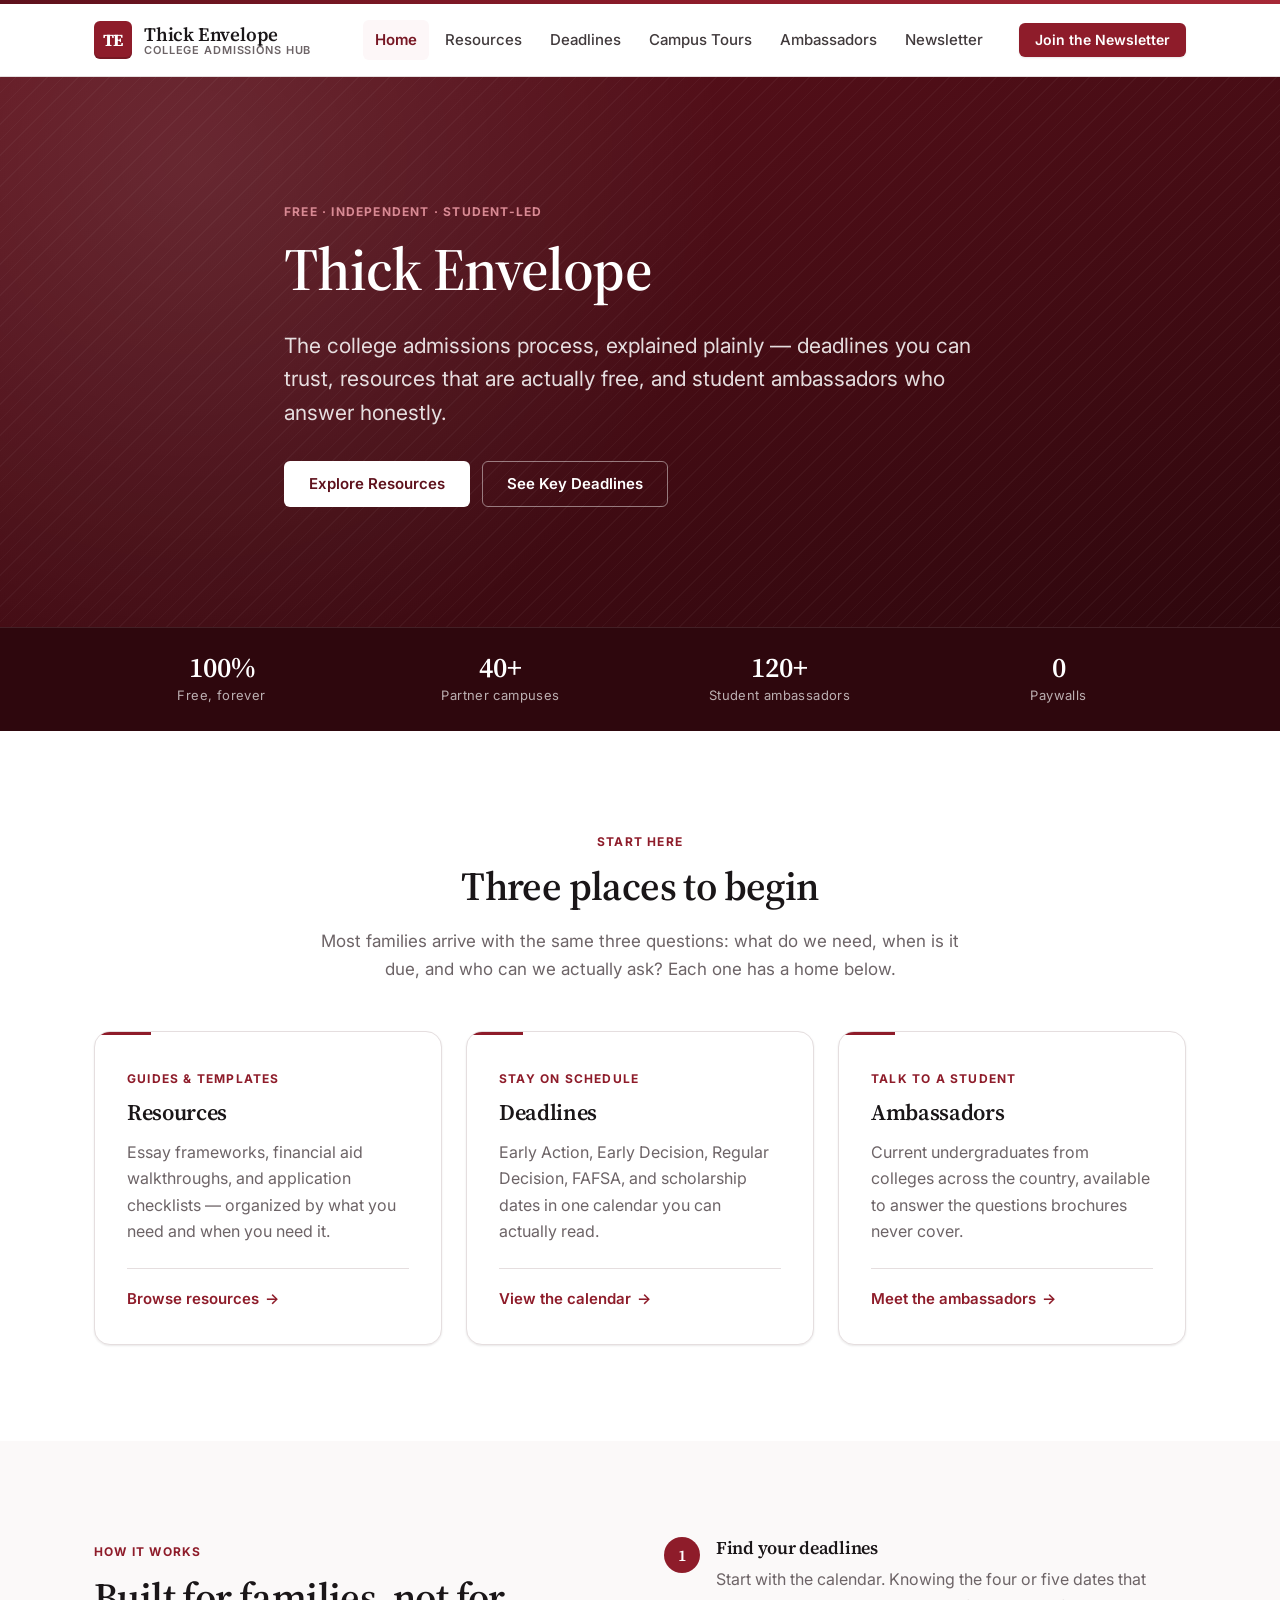
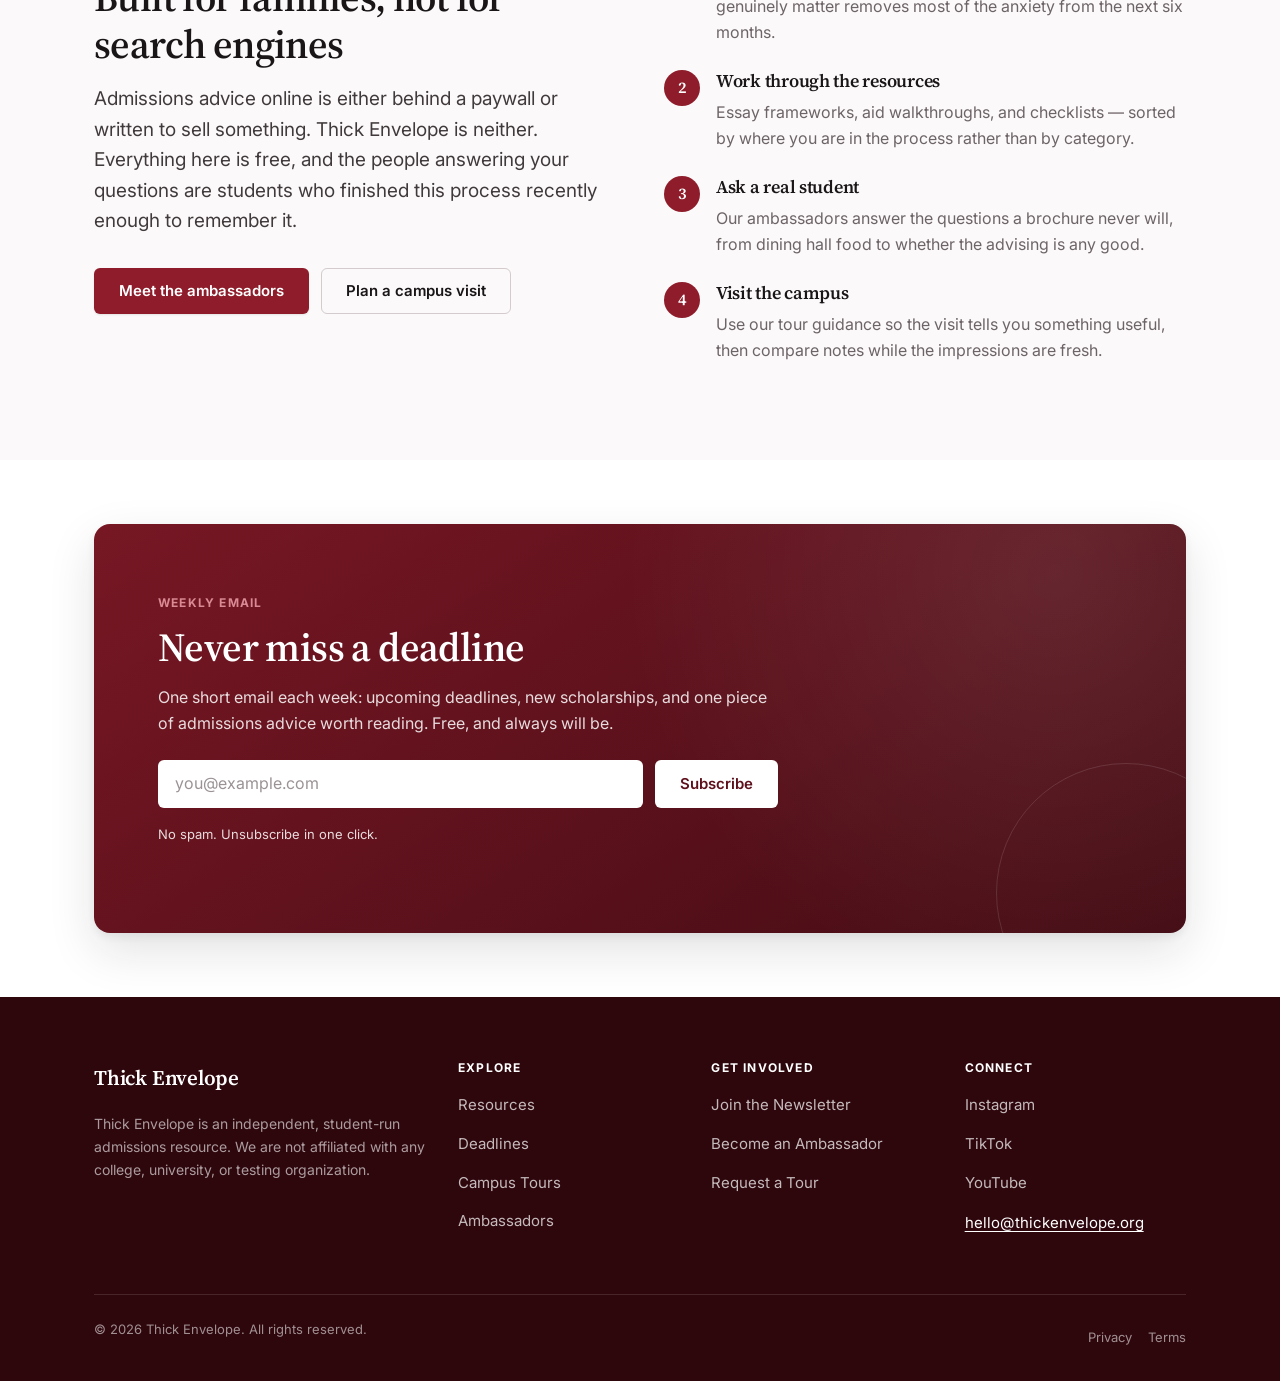
<file: index.html>
<!DOCTYPE html>
<html lang="en">
<head>
  <meta charset="utf-8">
  <meta name="viewport" content="width=device-width, initial-scale=1">
  <title>Thick Envelope — A Free College Admissions Hub</title>
  <meta name="description" content="Thick Envelope is a free, student-led college admissions hub: resources, deadlines, campus tour guidance, and student ambassadors who answer honestly.">
  <meta name="theme-color" content="#8E1C2A">

  <meta property="og:type" content="website">
  <meta property="og:title" content="Thick Envelope — A Free College Admissions Hub">
  <meta property="og:description" content="Deadlines you can trust, resources that are actually free, and student ambassadors who answer honestly.">

  <link rel="icon" href="data:image/svg+xml,<svg xmlns='http://www.w3.org/2000/svg' viewBox='0 0 32 32'><rect width='32' height='32' rx='6' fill='%238E1C2A'/><text x='16' y='22' font-family='Georgia,serif' font-size='15' font-weight='700' fill='white' text-anchor='middle'>TE</text></svg>">

  <link rel="preconnect" href="https://fonts.googleapis.com">
  <link rel="preconnect" href="https://fonts.gstatic.com" crossorigin>
  <link rel="stylesheet" href="https://fonts.googleapis.com/css2?family=Inter:wght@400;500;600;700&family=Source+Serif+4:opsz,wght@8..60,400;8..60,600;8..60,700&display=swap">

  <link rel="stylesheet" href="assets/css/styles.css">
</head>

<body data-page="home">

  <a class="skip-link" href="#main">Skip to main content</a>

  <header class="site-header" id="site-header"></header>

  <main id="main">

    <!-- ================= HERO ================= -->
    <section class="hero">
      <div class="container hero-inner">
        <span class="eyebrow eyebrow--light" data-config="hero.eyebrow">Free · Independent · Student-Led</span>
        <h1 data-config="hero.title">Thick Envelope</h1>
        <p class="hero-subtitle" data-config="hero.subtitle">
          The college admissions process, explained plainly — deadlines you can trust,
          resources that are actually free, and student ambassadors who answer honestly.
        </p>
        <div class="btn-row">
          <a class="btn btn--light" href="resources.html">Explore Resources</a>
          <a class="btn btn--ghost-light" href="deadlines.html">See Key Deadlines</a>
        </div>
      </div>
    </section>

    <!-- ================= STATS STRIP ================= -->
    <section class="stats-strip" aria-label="Thick Envelope at a glance">
      <div class="container">
        <ul class="stats-list" id="stats-list"></ul>
      </div>
    </section>

    <!-- ================= SECTION CARDS ================= -->
    <section class="section">
      <div class="container">
        <div class="section-head section-head--center">
          <span class="eyebrow">Start Here</span>
          <h2>Three places to begin</h2>
          <p>
            Most families arrive with the same three questions: what do we need, when is it due,
            and who can we actually ask? Each one has a home below.
          </p>
        </div>

        <div class="grid grid--3" id="home-cards"></div>
      </div>
    </section>

    <!-- ================= HOW IT WORKS ================= -->
    <section class="section section--cream">
      <div class="container">
        <div class="grid grid--2" style="align-items: start; gap: 3rem;">

          <div>
            <span class="eyebrow">How It Works</span>
            <h2>Built for families, not for search engines</h2>
            <p class="lead">
              Admissions advice online is either behind a paywall or written to sell something.
              Thick Envelope is neither. Everything here is free, and the people answering your
              questions are students who finished this process recently enough to remember it.
            </p>
            <div class="btn-row mt-6">
              <a class="btn btn--primary" href="ambassadors.html">Meet the ambassadors</a>
              <a class="btn btn--outline" href="tours.html">Plan a campus visit</a>
            </div>
          </div>

          <ol class="steps">
            <li>
              <h3>Find your deadlines</h3>
              <p>
                Start with the calendar. Knowing the four or five dates that genuinely matter
                removes most of the anxiety from the next six months.
              </p>
            </li>
            <li>
              <h3>Work through the resources</h3>
              <p>
                Essay frameworks, aid walkthroughs, and checklists — sorted by where you are in
                the process rather than by category.
              </p>
            </li>
            <li>
              <h3>Ask a real student</h3>
              <p>
                Our ambassadors answer the questions a brochure never will, from dining hall food
                to whether the advising is any good.
              </p>
            </li>
            <li>
              <h3>Visit the campus</h3>
              <p>
                Use our tour guidance so the visit tells you something useful, then compare notes
                while the impressions are fresh.
              </p>
            </li>
          </ol>

        </div>
      </div>
    </section>

    <!-- ================= NEWSLETTER ================= -->
    <section class="section section--tight">
      <div class="container">
        <div class="newsletter">
          <div class="newsletter-inner">
            <span class="eyebrow eyebrow--light">Weekly Email</span>
            <h2 data-config="newsletter.heading">Never miss a deadline</h2>
            <p data-config="newsletter.body">
              One short email each week: upcoming deadlines, new scholarships, and one piece of
              admissions advice worth reading. Free, and always will be.
            </p>

            <form class="newsletter-form" novalidate>
              <div class="field">
                <label class="visually-hidden" for="newsletter-email-home">Email address</label>
                <input
                  type="email"
                  id="newsletter-email-home"
                  name="email"
                  autocomplete="email"
                  placeholder="you@example.com"
                  required>
              </div>
              <button class="btn btn--light" type="submit" data-config="newsletter.buttonLabel">Subscribe</button>
            </form>

            <p class="form-message" role="status" aria-live="polite" hidden></p>
            <p class="newsletter-note" data-config="newsletter.reassurance">No spam. Unsubscribe in one click.</p>
          </div>
        </div>
      </div>
    </section>

  </main>

  <footer class="site-footer" id="site-footer"></footer>

  <script src="assets/js/config.js"></script>
  <script src="assets/js/site.js"></script>
  <script src="assets/js/pages/home.js"></script>
</body>
</html>
</file>
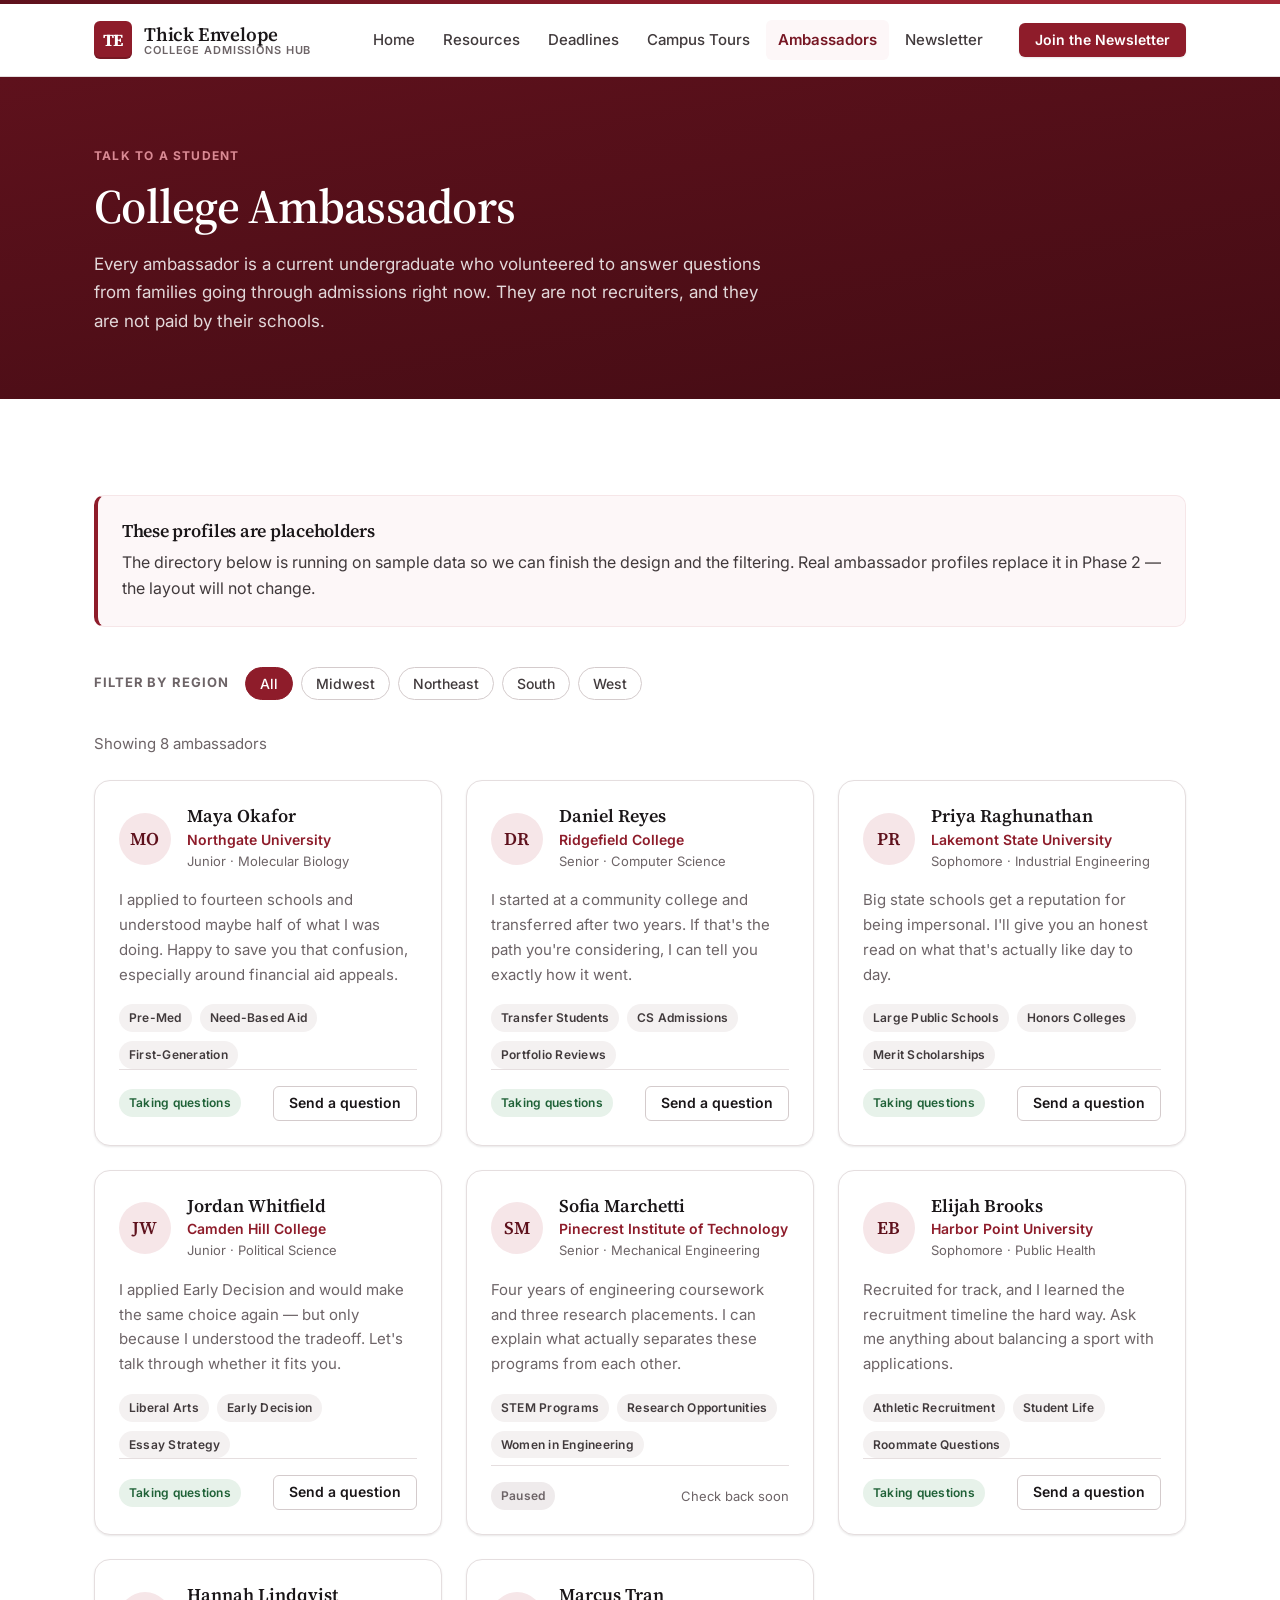
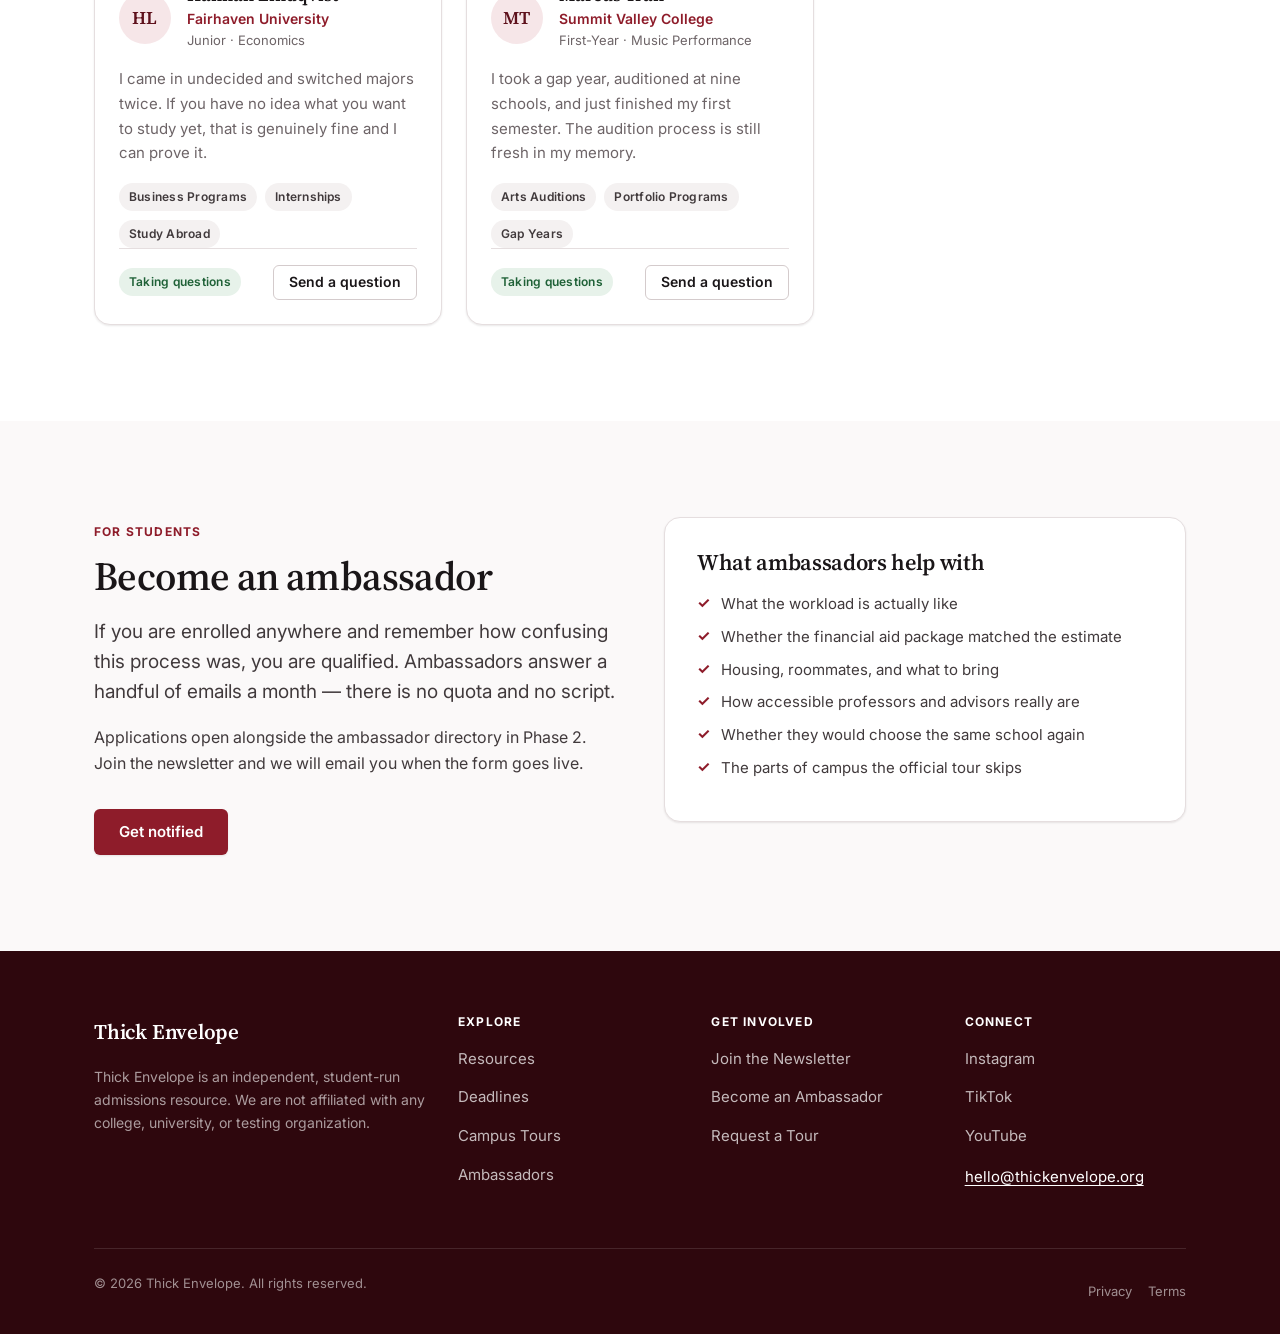
<file: ambassadors.html>
<!DOCTYPE html>
<html lang="en">
<head>
  <meta charset="utf-8">
  <meta name="viewport" content="width=device-width, initial-scale=1">
  <title>College Ambassadors — Thick Envelope</title>
  <meta name="description" content="Current undergraduates from colleges across the country, available to answer the admissions questions brochures never cover.">
  <meta name="theme-color" content="#8E1C2A">

  <link rel="icon" href="data:image/svg+xml,<svg xmlns='http://www.w3.org/2000/svg' viewBox='0 0 32 32'><rect width='32' height='32' rx='6' fill='%238E1C2A'/><text x='16' y='22' font-family='Georgia,serif' font-size='15' font-weight='700' fill='white' text-anchor='middle'>TE</text></svg>">

  <link rel="preconnect" href="https://fonts.googleapis.com">
  <link rel="preconnect" href="https://fonts.gstatic.com" crossorigin>
  <link rel="stylesheet" href="https://fonts.googleapis.com/css2?family=Inter:wght@400;500;600;700&family=Source+Serif+4:opsz,wght@8..60,400;8..60,600;8..60,700&display=swap">

  <link rel="stylesheet" href="assets/css/styles.css">
</head>

<body data-page="ambassadors">

  <a class="skip-link" href="#main">Skip to main content</a>

  <header class="site-header" id="site-header"></header>

  <main id="main">

    <section class="page-header">
      <div class="container">
        <span class="eyebrow eyebrow--light">Talk To A Student</span>
        <h1>College Ambassadors</h1>
        <p>
          Every ambassador is a current undergraduate who volunteered to answer questions from
          families going through admissions right now. They are not recruiters, and they are not
          paid by their schools.
        </p>
      </div>
    </section>

    <section class="section">
      <div class="container">

        <div class="callout" style="margin-bottom: 2.5rem;">
          <h3>These profiles are placeholders</h3>
          <p>
            The directory below is running on sample data so we can finish the design and the
            filtering. Real ambassador profiles replace it in Phase 2 — the layout will not change.
          </p>
        </div>

        <div class="toolbar">
          <span class="toolbar-label" id="filter-label">Filter by region</span>
          <div class="chip-row" id="ambassador-filters" role="group" aria-labelledby="filter-label"></div>
        </div>

        <p class="result-count" id="ambassador-count" role="status" aria-live="polite"></p>

        <div class="grid grid--3" id="ambassador-list"></div>

        <div class="empty-state" id="ambassador-empty" hidden>
          <p>No ambassadors in that region yet. Try another, or check back soon.</p>
        </div>

      </div>
    </section>

    <section class="section section--cream">
      <div class="container">
        <div class="grid grid--2" style="gap: 3rem; align-items: start;">

          <div>
            <span class="eyebrow">For Students</span>
            <h2>Become an ambassador</h2>
            <p class="lead">
              If you are enrolled anywhere and remember how confusing this process was, you are
              qualified. Ambassadors answer a handful of emails a month — there is no quota and no
              script.
            </p>
            <p>
              Applications open alongside the ambassador directory in Phase 2. Join the newsletter
              and we will email you when the form goes live.
            </p>
            <div class="btn-row mt-6">
              <a class="btn btn--primary" href="newsletter.html">Get notified</a>
            </div>
          </div>

          <div class="panel">
            <h3>What ambassadors help with</h3>
            <ul class="check-list" style="margin-bottom: 0;">
              <li>What the workload is actually like</li>
              <li>Whether the financial aid package matched the estimate</li>
              <li>Housing, roommates, and what to bring</li>
              <li>How accessible professors and advisors really are</li>
              <li>Whether they would choose the same school again</li>
              <li>The parts of campus the official tour skips</li>
            </ul>
          </div>

        </div>
      </div>
    </section>

  </main>

  <footer class="site-footer" id="site-footer"></footer>

  <script src="assets/js/config.js"></script>
  <script src="assets/js/data/ambassadors.js"></script>
  <script src="assets/js/site.js"></script>
  <script src="assets/js/pages/ambassadors-page.js"></script>
</body>
</html>
</file>
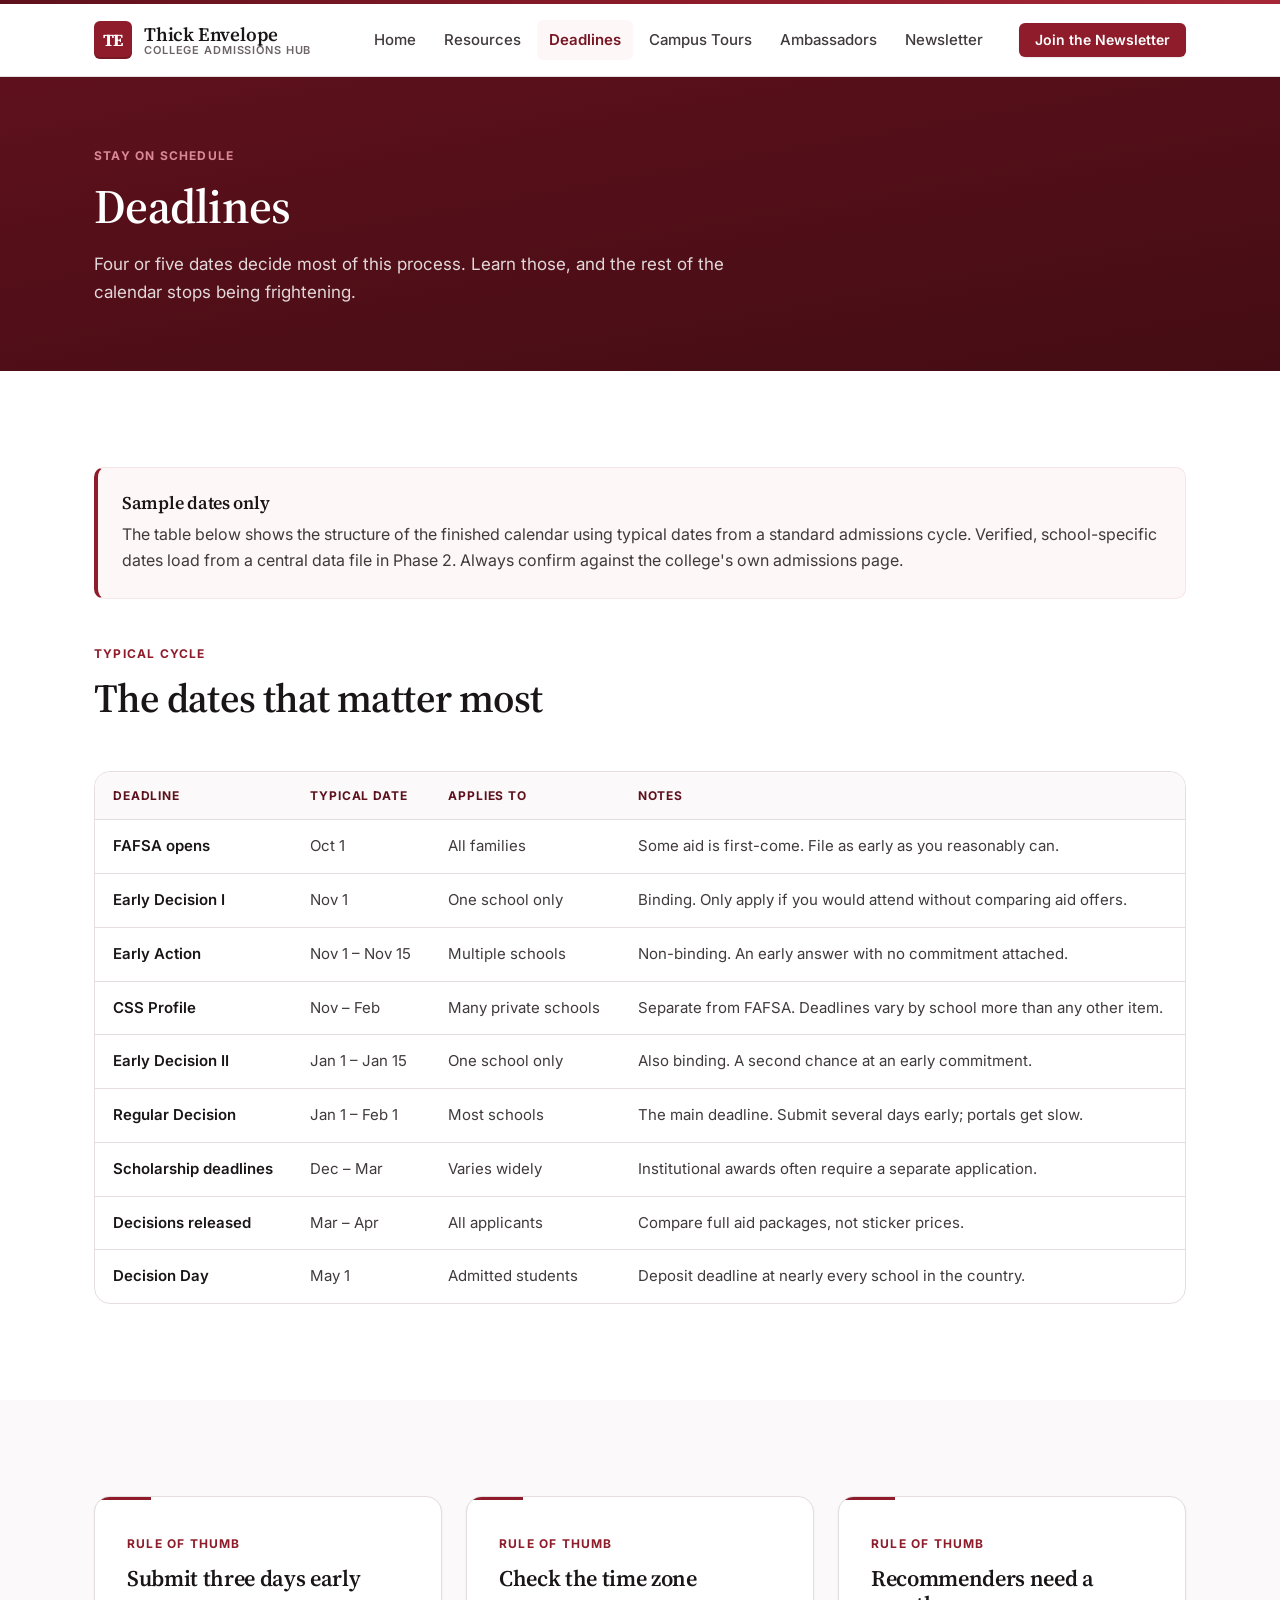
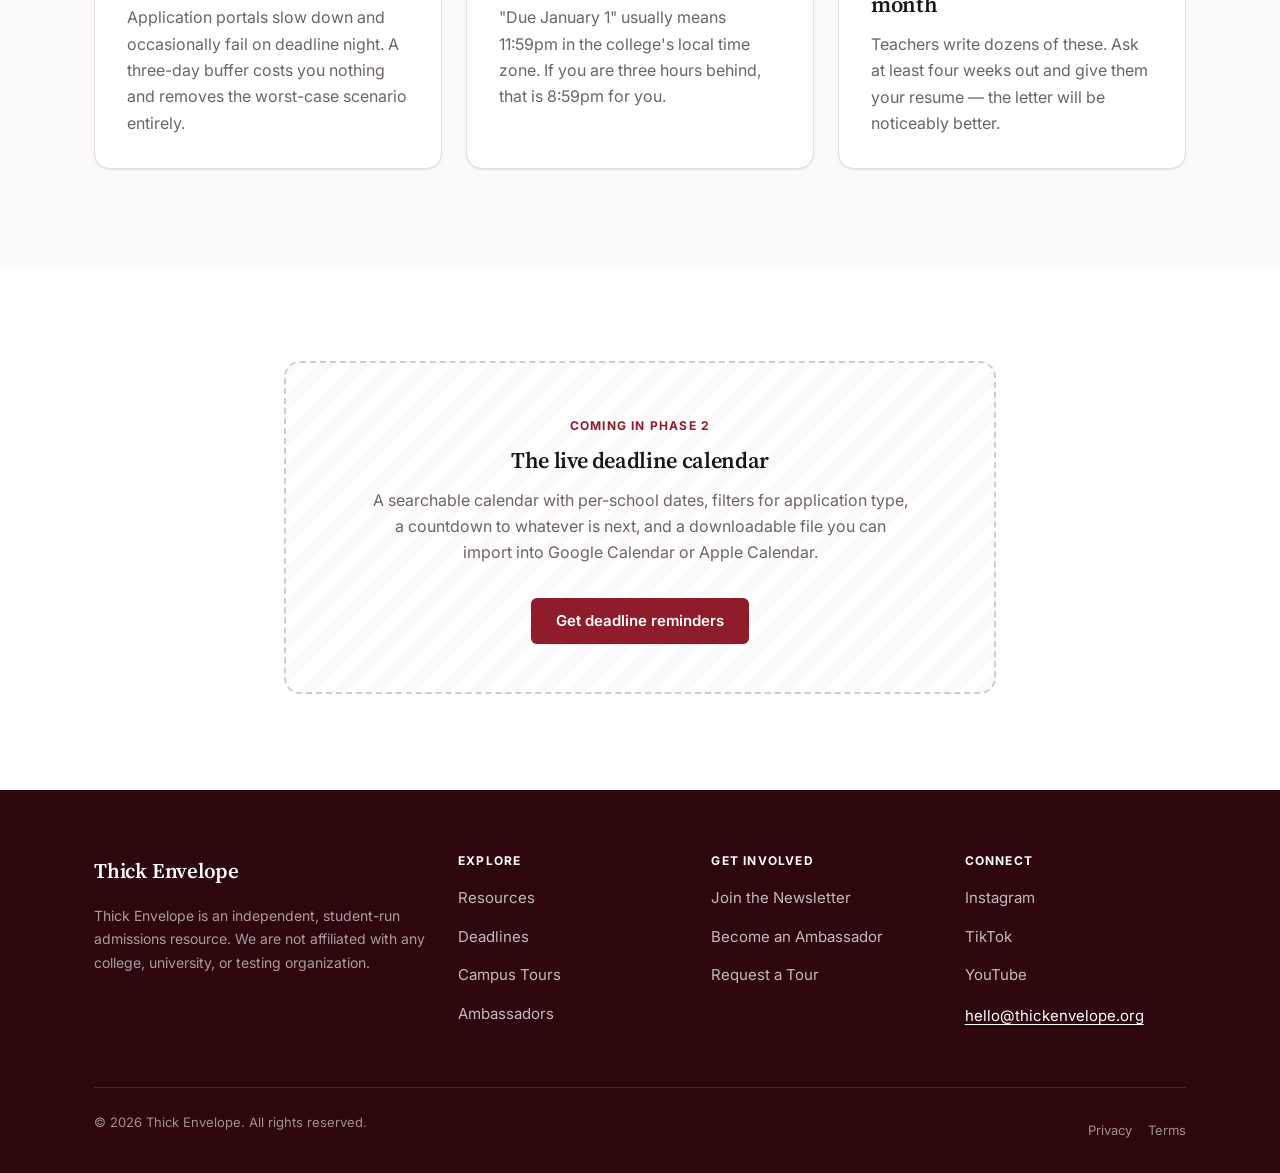
<file: deadlines.html>
<!DOCTYPE html>
<html lang="en">
<head>
  <meta charset="utf-8">
  <meta name="viewport" content="width=device-width, initial-scale=1">
  <title>Deadlines — Thick Envelope</title>
  <meta name="description" content="Early Action, Early Decision, Regular Decision, FAFSA, and scholarship deadlines in one calendar families can actually read.">
  <meta name="theme-color" content="#8E1C2A">

  <link rel="icon" href="data:image/svg+xml,<svg xmlns='http://www.w3.org/2000/svg' viewBox='0 0 32 32'><rect width='32' height='32' rx='6' fill='%238E1C2A'/><text x='16' y='22' font-family='Georgia,serif' font-size='15' font-weight='700' fill='white' text-anchor='middle'>TE</text></svg>">

  <link rel="preconnect" href="https://fonts.googleapis.com">
  <link rel="preconnect" href="https://fonts.gstatic.com" crossorigin>
  <link rel="stylesheet" href="https://fonts.googleapis.com/css2?family=Inter:wght@400;500;600;700&family=Source+Serif+4:opsz,wght@8..60,400;8..60,600;8..60,700&display=swap">

  <link rel="stylesheet" href="assets/css/styles.css">
</head>

<body data-page="deadlines">

  <a class="skip-link" href="#main">Skip to main content</a>

  <header class="site-header" id="site-header"></header>

  <main id="main">

    <section class="page-header">
      <div class="container">
        <span class="eyebrow eyebrow--light">Stay On Schedule</span>
        <h1>Deadlines</h1>
        <p>
          Four or five dates decide most of this process. Learn those, and the rest of the
          calendar stops being frightening.
        </p>
      </div>
    </section>

    <section class="section">
      <div class="container">

        <div class="callout" style="margin-bottom: 2.5rem;">
          <h3>Sample dates only</h3>
          <p>
            The table below shows the structure of the finished calendar using typical dates from a
            standard admissions cycle. Verified, school-specific dates load from a central data file
            in Phase 2. Always confirm against the college's own admissions page.
          </p>
        </div>

        <div class="section-head">
          <span class="eyebrow">Typical Cycle</span>
          <h2>The dates that matter most</h2>
        </div>

        <div class="table-wrap">
          <table class="data">
            <caption class="visually-hidden">Typical college admissions deadlines by month</caption>
            <thead>
              <tr>
                <th scope="col">Deadline</th>
                <th scope="col">Typical date</th>
                <th scope="col">Applies to</th>
                <th scope="col">Notes</th>
              </tr>
            </thead>
            <tbody>
              <tr>
                <td><strong>FAFSA opens</strong></td>
                <td>Oct 1</td>
                <td>All families</td>
                <td>Some aid is first-come. File as early as you reasonably can.</td>
              </tr>
              <tr>
                <td><strong>Early Decision I</strong></td>
                <td>Nov 1</td>
                <td>One school only</td>
                <td>Binding. Only apply if you would attend without comparing aid offers.</td>
              </tr>
              <tr>
                <td><strong>Early Action</strong></td>
                <td>Nov 1 &ndash; Nov 15</td>
                <td>Multiple schools</td>
                <td>Non-binding. An early answer with no commitment attached.</td>
              </tr>
              <tr>
                <td><strong>CSS Profile</strong></td>
                <td>Nov &ndash; Feb</td>
                <td>Many private schools</td>
                <td>Separate from FAFSA. Deadlines vary by school more than any other item.</td>
              </tr>
              <tr>
                <td><strong>Early Decision II</strong></td>
                <td>Jan 1 &ndash; Jan 15</td>
                <td>One school only</td>
                <td>Also binding. A second chance at an early commitment.</td>
              </tr>
              <tr>
                <td><strong>Regular Decision</strong></td>
                <td>Jan 1 &ndash; Feb 1</td>
                <td>Most schools</td>
                <td>The main deadline. Submit several days early; portals get slow.</td>
              </tr>
              <tr>
                <td><strong>Scholarship deadlines</strong></td>
                <td>Dec &ndash; Mar</td>
                <td>Varies widely</td>
                <td>Institutional awards often require a separate application.</td>
              </tr>
              <tr>
                <td><strong>Decisions released</strong></td>
                <td>Mar &ndash; Apr</td>
                <td>All applicants</td>
                <td>Compare full aid packages, not sticker prices.</td>
              </tr>
              <tr>
                <td><strong>Decision Day</strong></td>
                <td>May 1</td>
                <td>Admitted students</td>
                <td>Deposit deadline at nearly every school in the country.</td>
              </tr>
            </tbody>
          </table>
        </div>

      </div>
    </section>

    <section class="section section--cream">
      <div class="container">
        <div class="grid grid--3">

          <article class="card card--feature">
            <div class="card-body">
              <span class="eyebrow">Rule Of Thumb</span>
              <h3>Submit three days early</h3>
              <p>
                Application portals slow down and occasionally fail on deadline night. A three-day
                buffer costs you nothing and removes the worst-case scenario entirely.
              </p>
            </div>
          </article>

          <article class="card card--feature">
            <div class="card-body">
              <span class="eyebrow">Rule Of Thumb</span>
              <h3>Check the time zone</h3>
              <p>
                "Due January 1" usually means 11:59pm in the college's local time zone. If you are
                three hours behind, that is 8:59pm for you.
              </p>
            </div>
          </article>

          <article class="card card--feature">
            <div class="card-body">
              <span class="eyebrow">Rule Of Thumb</span>
              <h3>Recommenders need a month</h3>
              <p>
                Teachers write dozens of these. Ask at least four weeks out and give them your
                resume — the letter will be noticeably better.
              </p>
            </div>
          </article>

        </div>
      </div>
    </section>

    <section class="section">
      <div class="container container--narrow">
        <div class="placeholder-block">
          <span class="eyebrow">Coming In Phase 2</span>
          <h3>The live deadline calendar</h3>
          <p>
            A searchable calendar with per-school dates, filters for application type, a countdown
            to whatever is next, and a downloadable file you can import into Google Calendar or
            Apple Calendar.
          </p>
          <div class="btn-row mt-6" style="justify-content: center;">
            <a class="btn btn--primary" href="newsletter.html">Get deadline reminders</a>
          </div>
        </div>
      </div>
    </section>

  </main>

  <footer class="site-footer" id="site-footer"></footer>

  <script src="assets/js/config.js"></script>
  <script src="assets/js/site.js"></script>
</body>
</html>
</file>
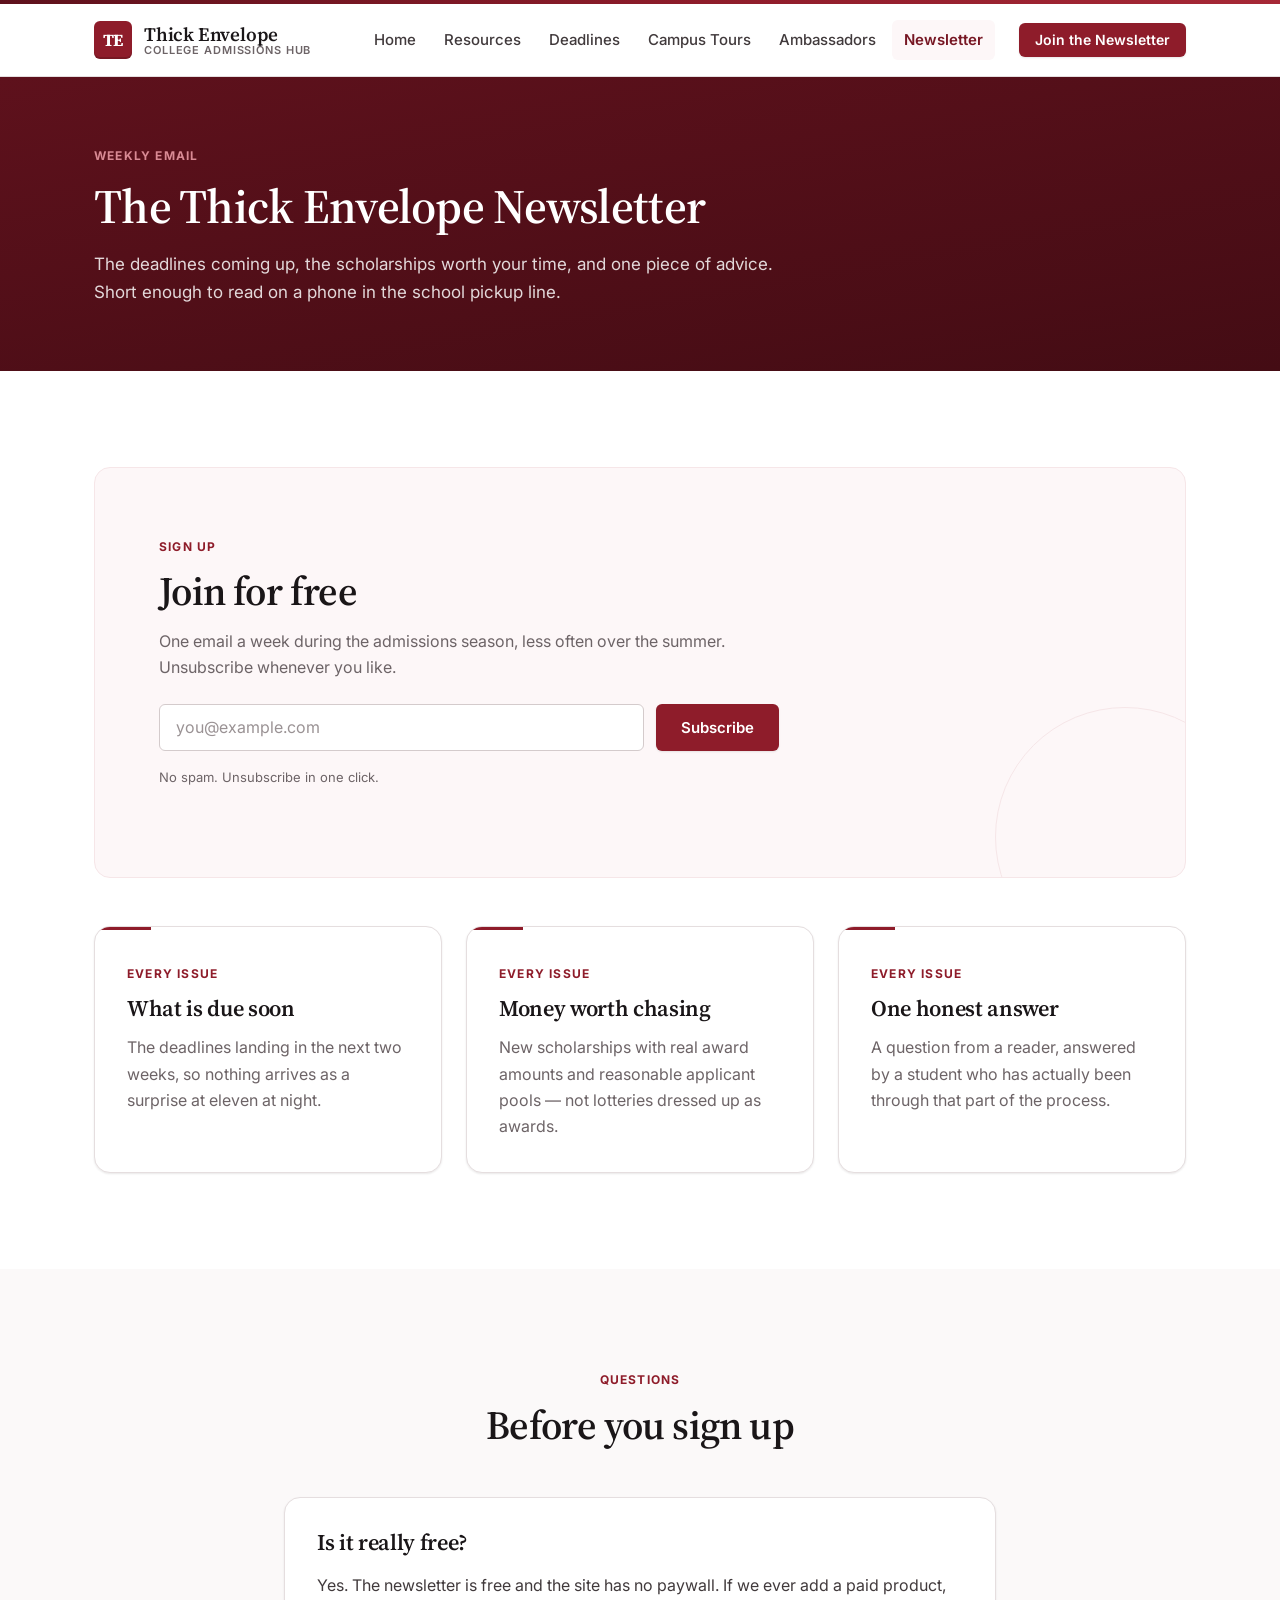
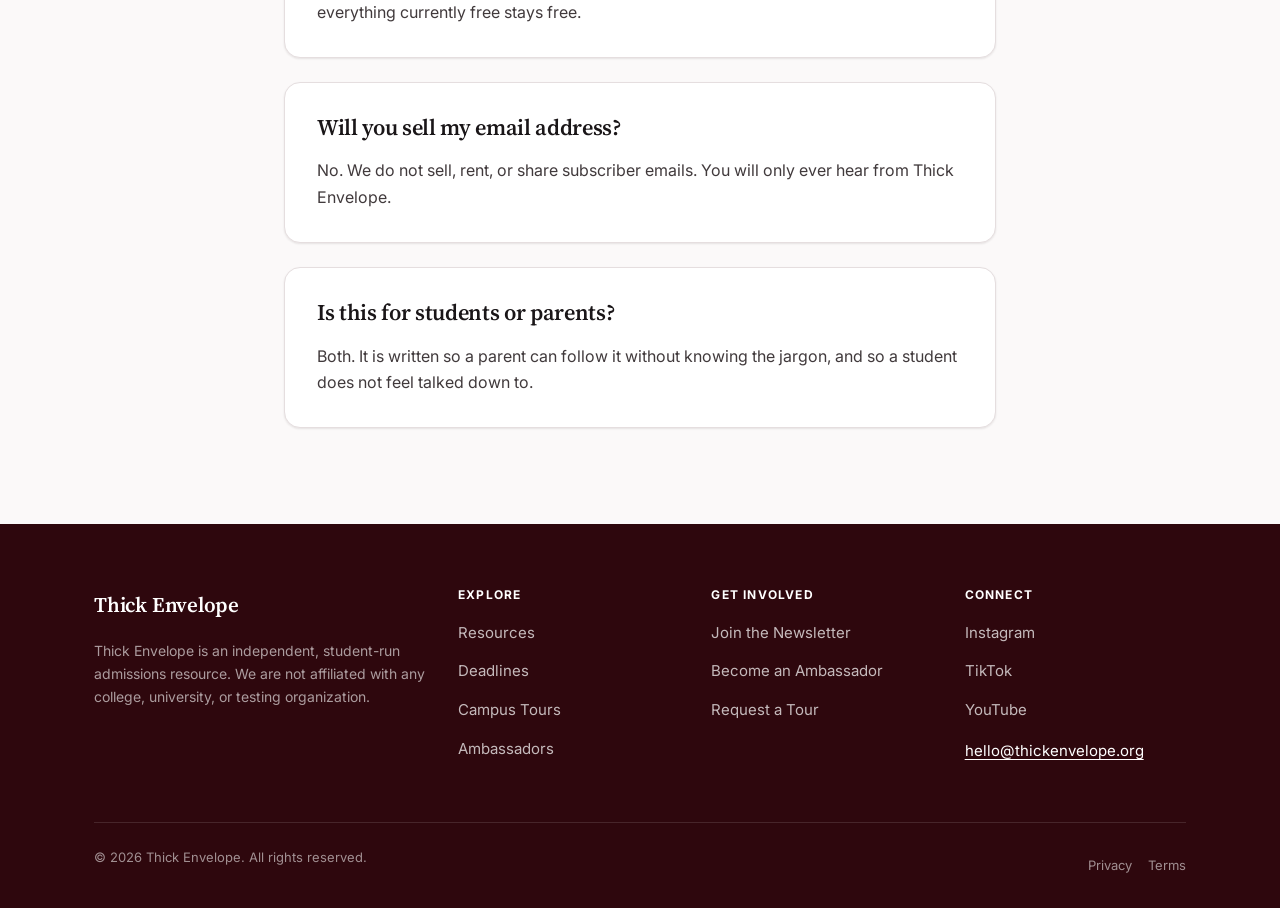
<file: newsletter.html>
<!DOCTYPE html>
<html lang="en">
<head>
  <meta charset="utf-8">
  <meta name="viewport" content="width=device-width, initial-scale=1">
  <title>Newsletter — Thick Envelope</title>
  <meta name="description" content="One short email each week: upcoming college admissions deadlines, new scholarships, and one piece of advice worth reading. Free.">
  <meta name="theme-color" content="#8E1C2A">

  <link rel="icon" href="data:image/svg+xml,<svg xmlns='http://www.w3.org/2000/svg' viewBox='0 0 32 32'><rect width='32' height='32' rx='6' fill='%238E1C2A'/><text x='16' y='22' font-family='Georgia,serif' font-size='15' font-weight='700' fill='white' text-anchor='middle'>TE</text></svg>">

  <link rel="preconnect" href="https://fonts.googleapis.com">
  <link rel="preconnect" href="https://fonts.gstatic.com" crossorigin>
  <link rel="stylesheet" href="https://fonts.googleapis.com/css2?family=Inter:wght@400;500;600;700&family=Source+Serif+4:opsz,wght@8..60,400;8..60,600;8..60,700&display=swap">

  <link rel="stylesheet" href="assets/css/styles.css">
</head>

<body data-page="newsletter">

  <a class="skip-link" href="#main">Skip to main content</a>

  <header class="site-header" id="site-header"></header>

  <main id="main">

    <section class="page-header">
      <div class="container">
        <span class="eyebrow eyebrow--light">Weekly Email</span>
        <h1>The Thick Envelope Newsletter</h1>
        <p>
          The deadlines coming up, the scholarships worth your time, and one piece of advice.
          Short enough to read on a phone in the school pickup line.
        </p>
      </div>
    </section>

    <section class="section">
      <div class="container">

        <div class="newsletter newsletter--light" style="margin-bottom: 3rem;">
          <div class="newsletter-inner">
            <span class="eyebrow">Sign Up</span>
            <h2>Join for free</h2>
            <p>
              One email a week during the admissions season, less often over the summer.
              Unsubscribe whenever you like.
            </p>

            <form class="newsletter-form" novalidate>
              <div class="field">
                <label class="visually-hidden" for="newsletter-email-page">Email address</label>
                <input
                  type="email"
                  id="newsletter-email-page"
                  name="email"
                  autocomplete="email"
                  placeholder="you@example.com"
                  required>
              </div>
              <button class="btn btn--primary" type="submit">Subscribe</button>
            </form>

            <p class="form-message" role="status" aria-live="polite" hidden></p>
            <p class="newsletter-note">No spam. Unsubscribe in one click.</p>
          </div>
        </div>

        <div class="grid grid--3">

          <article class="card card--feature">
            <div class="card-body">
              <span class="eyebrow">Every Issue</span>
              <h3>What is due soon</h3>
              <p>
                The deadlines landing in the next two weeks, so nothing arrives as a surprise at
                eleven at night.
              </p>
            </div>
          </article>

          <article class="card card--feature">
            <div class="card-body">
              <span class="eyebrow">Every Issue</span>
              <h3>Money worth chasing</h3>
              <p>
                New scholarships with real award amounts and reasonable applicant pools — not
                lotteries dressed up as awards.
              </p>
            </div>
          </article>

          <article class="card card--feature">
            <div class="card-body">
              <span class="eyebrow">Every Issue</span>
              <h3>One honest answer</h3>
              <p>
                A question from a reader, answered by a student who has actually been through
                that part of the process.
              </p>
            </div>
          </article>

        </div>

      </div>
    </section>

    <section class="section section--cream">
      <div class="container container--narrow">

        <div class="section-head section-head--center">
          <span class="eyebrow">Questions</span>
          <h2>Before you sign up</h2>
        </div>

        <div class="panel" style="margin-bottom: 1.5rem;">
          <h3>Is it really free?</h3>
          <p class="mb-0">
            Yes. The newsletter is free and the site has no paywall. If we ever add a paid product,
            everything currently free stays free.
          </p>
        </div>

        <div class="panel" style="margin-bottom: 1.5rem;">
          <h3>Will you sell my email address?</h3>
          <p class="mb-0">
            No. We do not sell, rent, or share subscriber emails. You will only ever hear from
            Thick Envelope.
          </p>
        </div>

        <div class="panel">
          <h3>Is this for students or parents?</h3>
          <p class="mb-0">
            Both. It is written so a parent can follow it without knowing the jargon, and so a
            student does not feel talked down to.
          </p>
        </div>

      </div>
    </section>

  </main>

  <footer class="site-footer" id="site-footer"></footer>

  <script src="assets/js/config.js"></script>
  <script src="assets/js/site.js"></script>
</body>
</html>
</file>
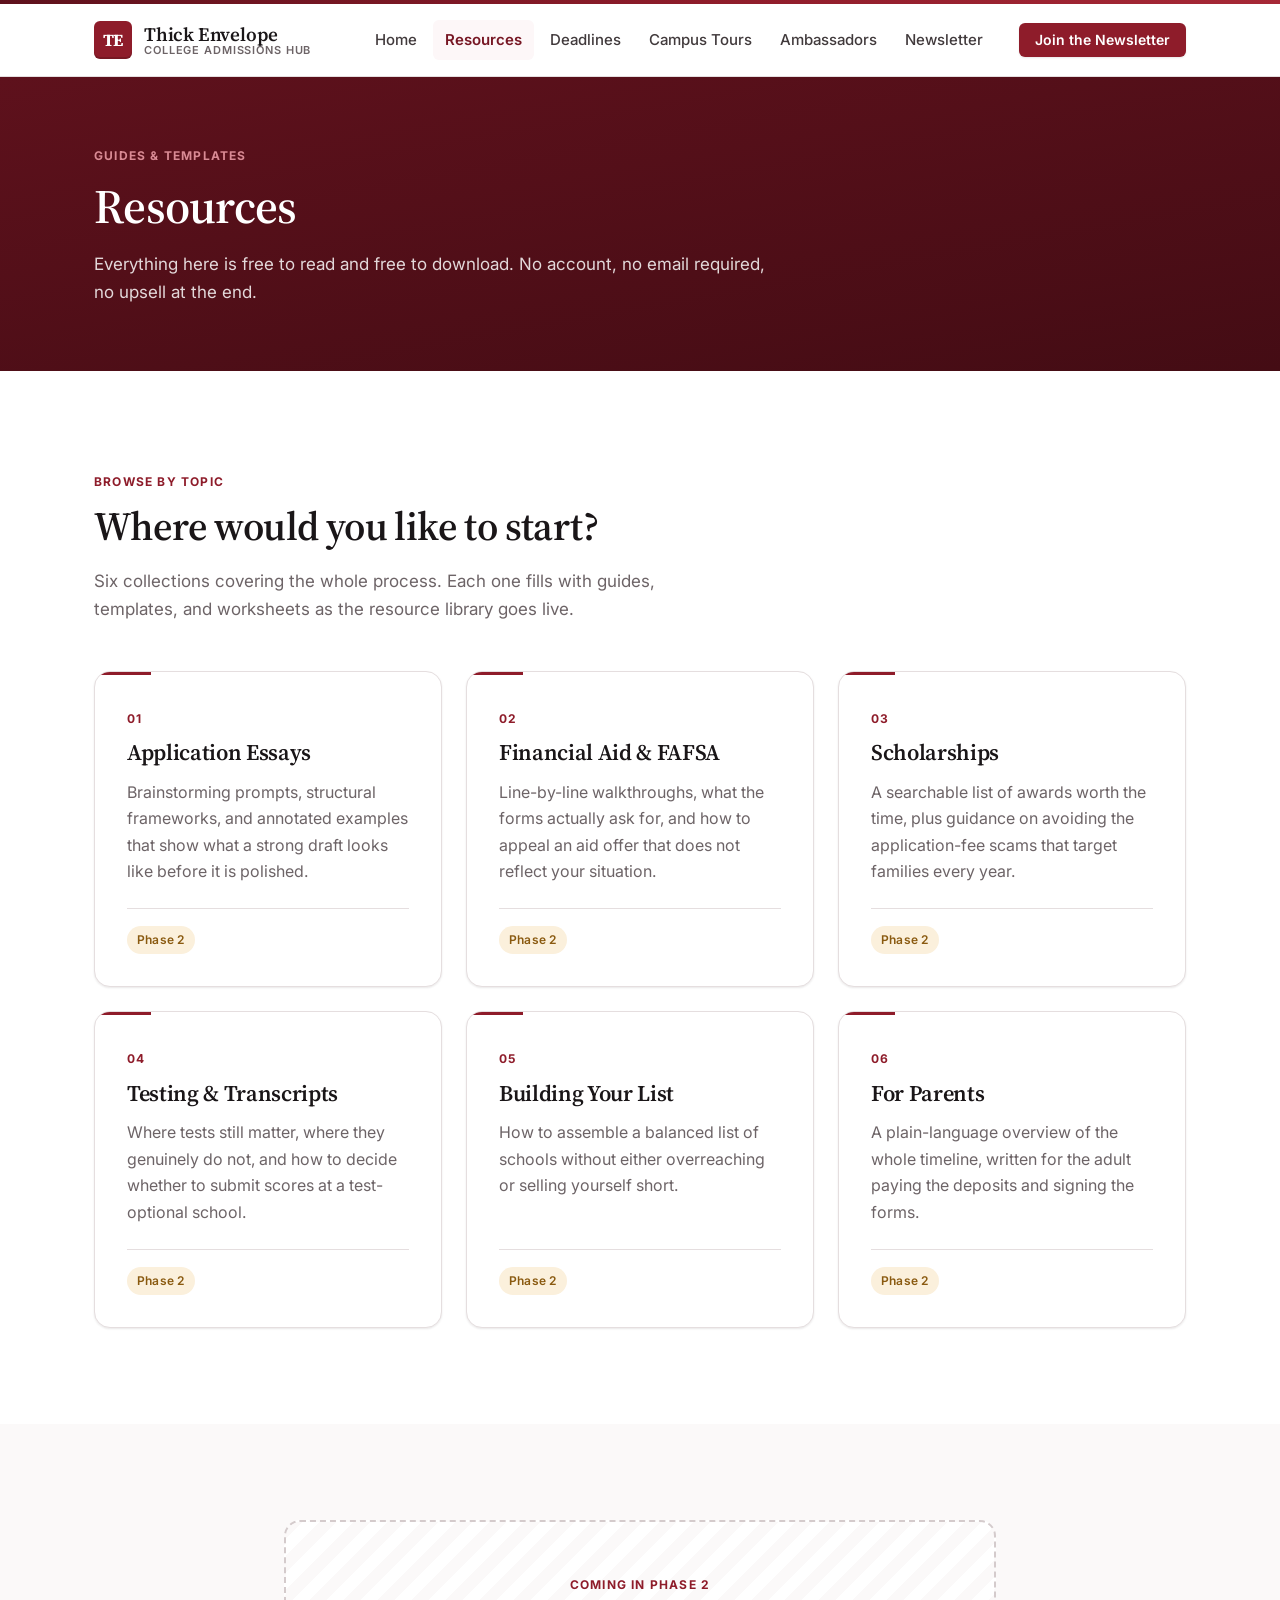
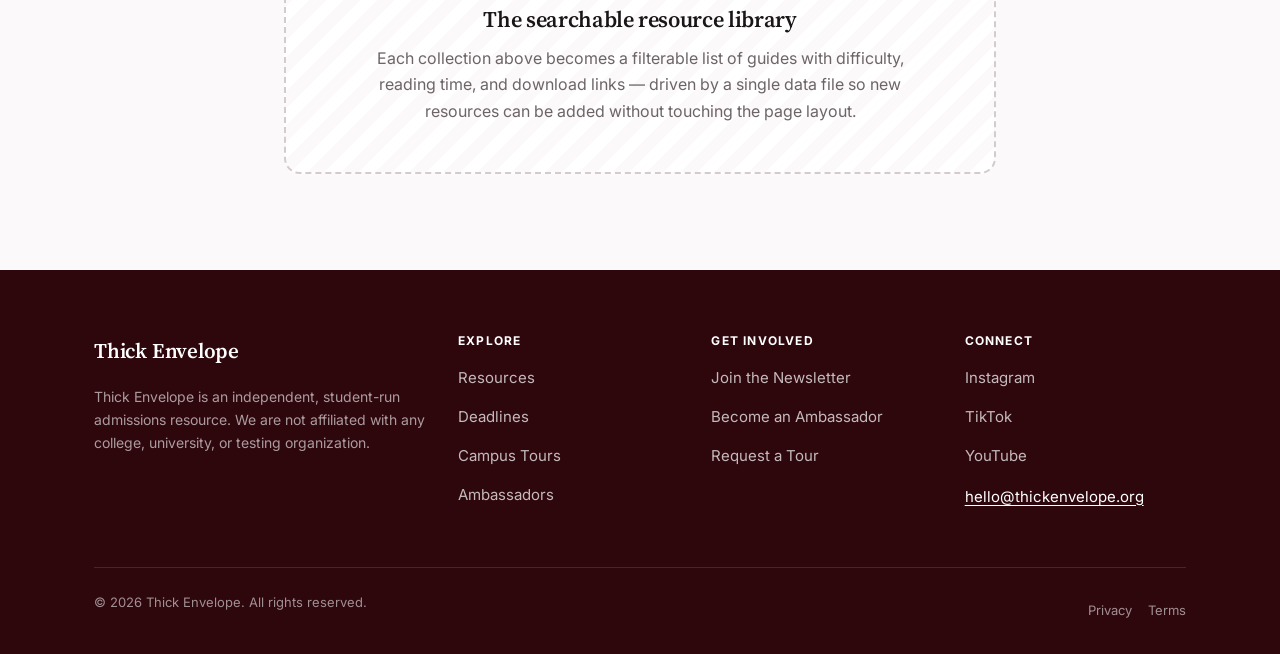
<file: resources.html>
<!DOCTYPE html>
<html lang="en">
<head>
  <meta charset="utf-8">
  <meta name="viewport" content="width=device-width, initial-scale=1">
  <title>Resources — Thick Envelope</title>
  <meta name="description" content="Free college admissions resources: essay frameworks, financial aid walkthroughs, and application checklists organized by stage.">
  <meta name="theme-color" content="#8E1C2A">

  <link rel="icon" href="data:image/svg+xml,<svg xmlns='http://www.w3.org/2000/svg' viewBox='0 0 32 32'><rect width='32' height='32' rx='6' fill='%238E1C2A'/><text x='16' y='22' font-family='Georgia,serif' font-size='15' font-weight='700' fill='white' text-anchor='middle'>TE</text></svg>">

  <link rel="preconnect" href="https://fonts.googleapis.com">
  <link rel="preconnect" href="https://fonts.gstatic.com" crossorigin>
  <link rel="stylesheet" href="https://fonts.googleapis.com/css2?family=Inter:wght@400;500;600;700&family=Source+Serif+4:opsz,wght@8..60,400;8..60,600;8..60,700&display=swap">

  <link rel="stylesheet" href="assets/css/styles.css">
</head>

<body data-page="resources">

  <a class="skip-link" href="#main">Skip to main content</a>

  <header class="site-header" id="site-header"></header>

  <main id="main">

    <section class="page-header">
      <div class="container">
        <span class="eyebrow eyebrow--light">Guides &amp; Templates</span>
        <h1>Resources</h1>
        <p>
          Everything here is free to read and free to download. No account, no email required,
          no upsell at the end.
        </p>
      </div>
    </section>

    <section class="section">
      <div class="container">

        <div class="section-head">
          <span class="eyebrow">Browse By Topic</span>
          <h2>Where would you like to start?</h2>
          <p>
            Six collections covering the whole process. Each one fills with guides, templates,
            and worksheets as the resource library goes live.
          </p>
        </div>

        <div class="grid grid--3">

          <article class="card card--feature">
            <div class="card-body">
              <span class="eyebrow">01</span>
              <h3>Application Essays</h3>
              <p>
                Brainstorming prompts, structural frameworks, and annotated examples that show what
                a strong draft looks like before it is polished.
              </p>
            </div>
            <div class="card-footer">
              <span class="badge badge--warn">Phase 2</span>
            </div>
          </article>

          <article class="card card--feature">
            <div class="card-body">
              <span class="eyebrow">02</span>
              <h3>Financial Aid &amp; FAFSA</h3>
              <p>
                Line-by-line walkthroughs, what the forms actually ask for, and how to appeal an
                aid offer that does not reflect your situation.
              </p>
            </div>
            <div class="card-footer">
              <span class="badge badge--warn">Phase 2</span>
            </div>
          </article>

          <article class="card card--feature">
            <div class="card-body">
              <span class="eyebrow">03</span>
              <h3>Scholarships</h3>
              <p>
                A searchable list of awards worth the time, plus guidance on avoiding the
                application-fee scams that target families every year.
              </p>
            </div>
            <div class="card-footer">
              <span class="badge badge--warn">Phase 2</span>
            </div>
          </article>

          <article class="card card--feature">
            <div class="card-body">
              <span class="eyebrow">04</span>
              <h3>Testing &amp; Transcripts</h3>
              <p>
                Where tests still matter, where they genuinely do not, and how to decide whether
                to submit scores at a test-optional school.
              </p>
            </div>
            <div class="card-footer">
              <span class="badge badge--warn">Phase 2</span>
            </div>
          </article>

          <article class="card card--feature">
            <div class="card-body">
              <span class="eyebrow">05</span>
              <h3>Building Your List</h3>
              <p>
                How to assemble a balanced list of schools without either overreaching or
                selling yourself short.
              </p>
            </div>
            <div class="card-footer">
              <span class="badge badge--warn">Phase 2</span>
            </div>
          </article>

          <article class="card card--feature">
            <div class="card-body">
              <span class="eyebrow">06</span>
              <h3>For Parents</h3>
              <p>
                A plain-language overview of the whole timeline, written for the adult paying the
                deposits and signing the forms.
              </p>
            </div>
            <div class="card-footer">
              <span class="badge badge--warn">Phase 2</span>
            </div>
          </article>

        </div>

      </div>
    </section>

    <section class="section section--cream">
      <div class="container container--narrow">
        <div class="placeholder-block">
          <span class="eyebrow">Coming In Phase 2</span>
          <h3>The searchable resource library</h3>
          <p>
            Each collection above becomes a filterable list of guides with difficulty, reading time,
            and download links — driven by a single data file so new resources can be added without
            touching the page layout.
          </p>
        </div>
      </div>
    </section>

  </main>

  <footer class="site-footer" id="site-footer"></footer>

  <script src="assets/js/config.js"></script>
  <script src="assets/js/site.js"></script>
</body>
</html>
</file>
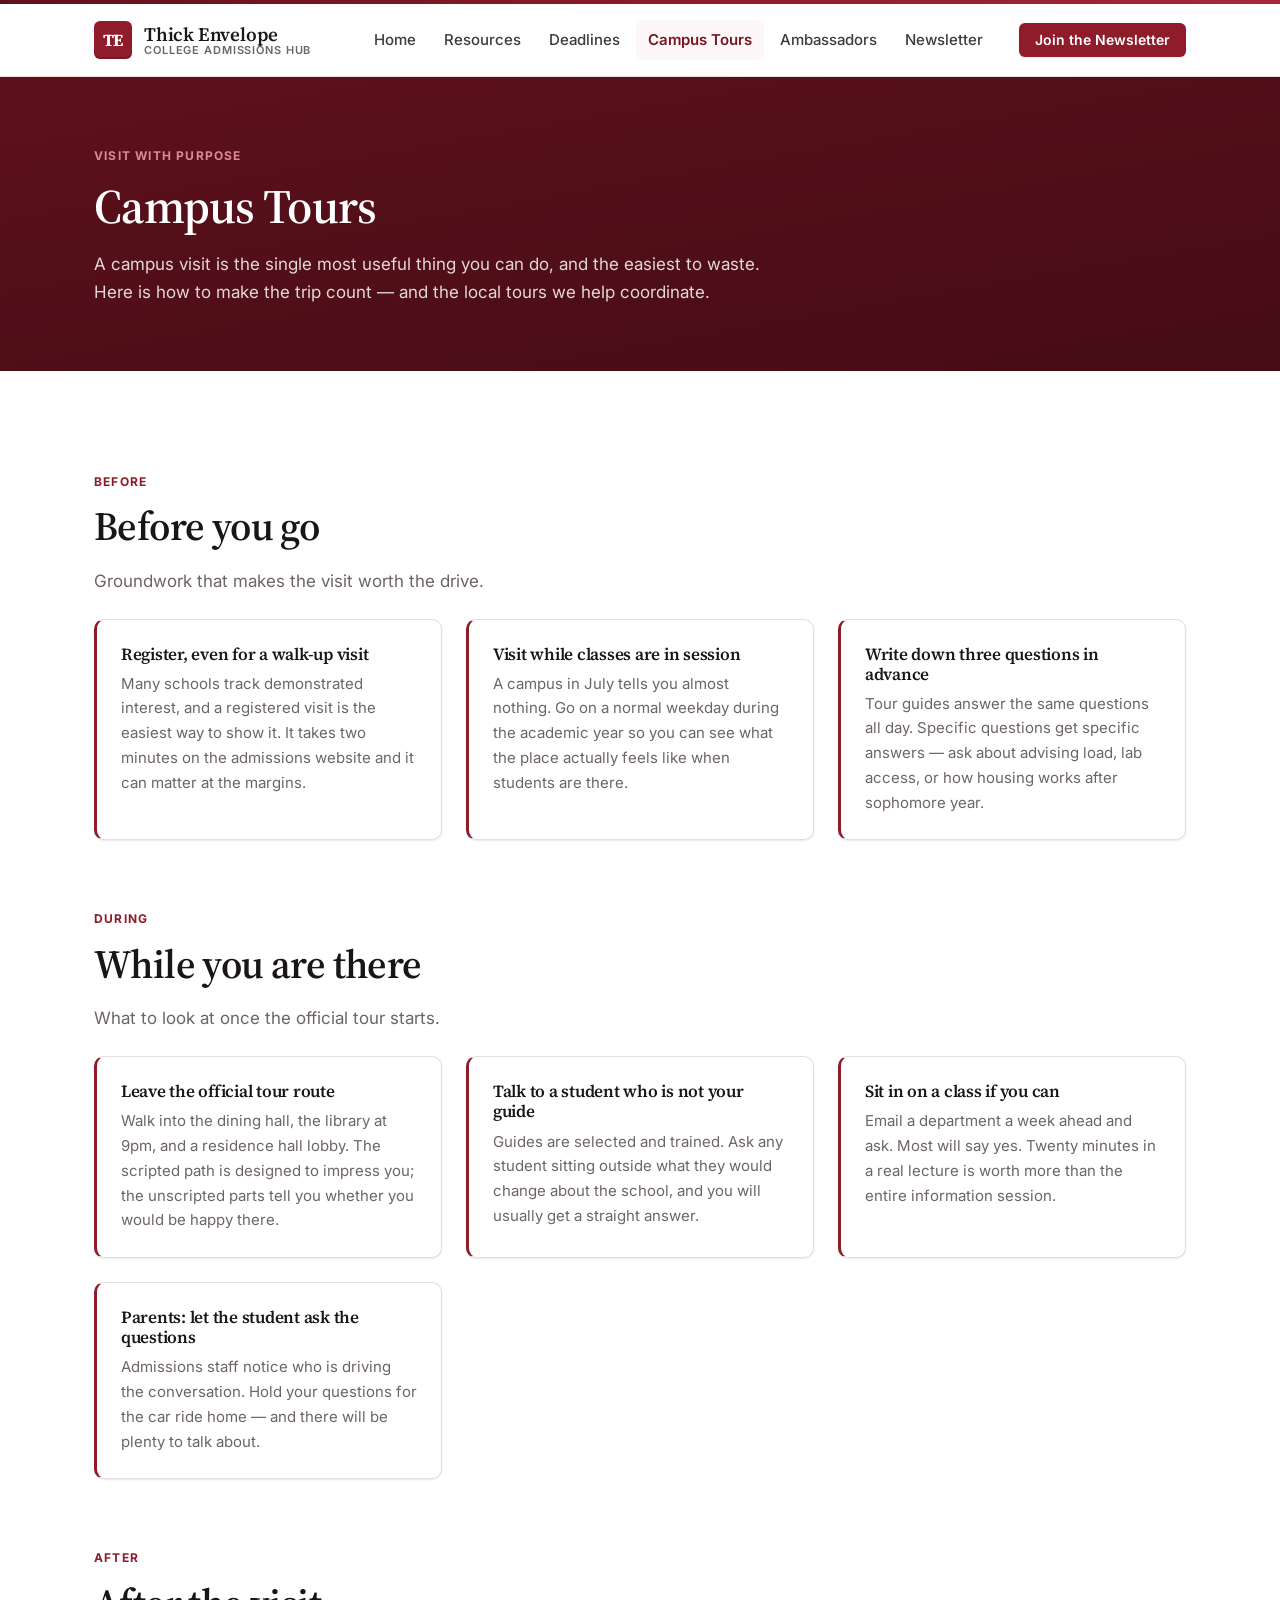
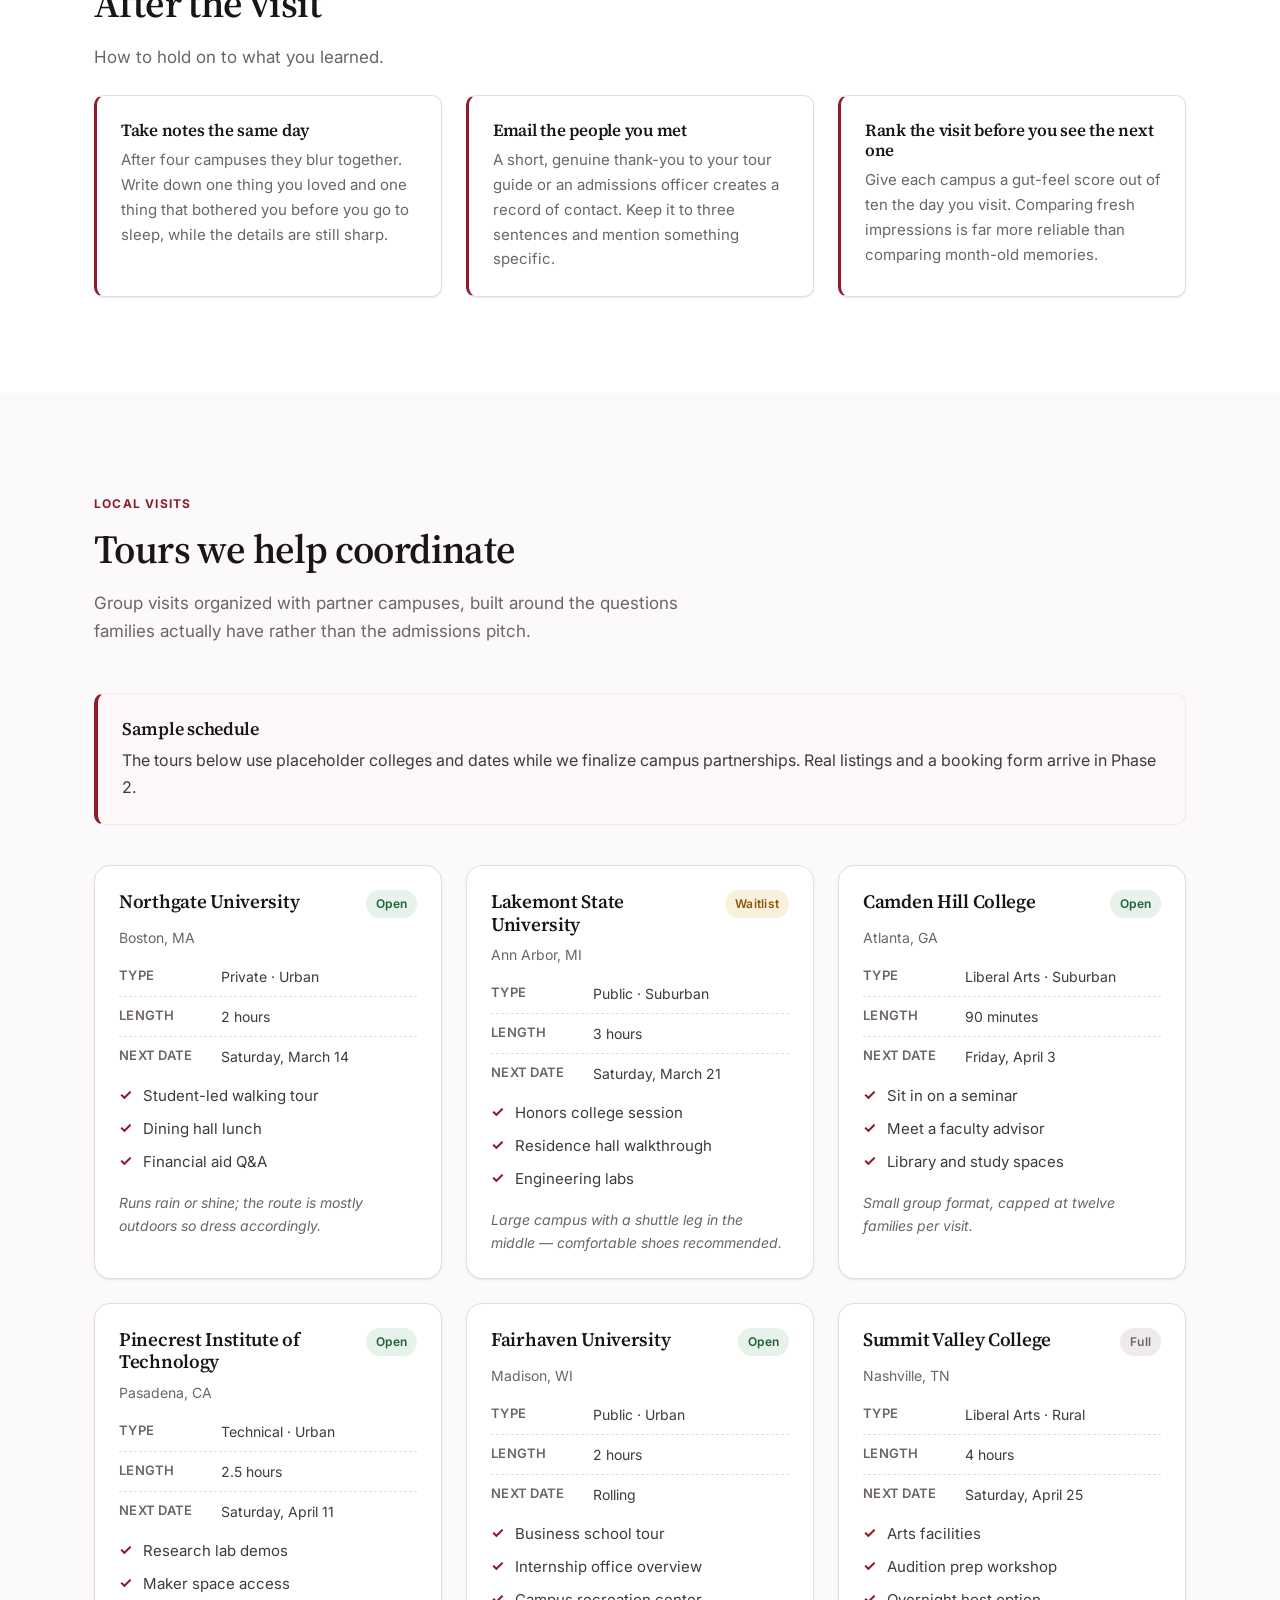
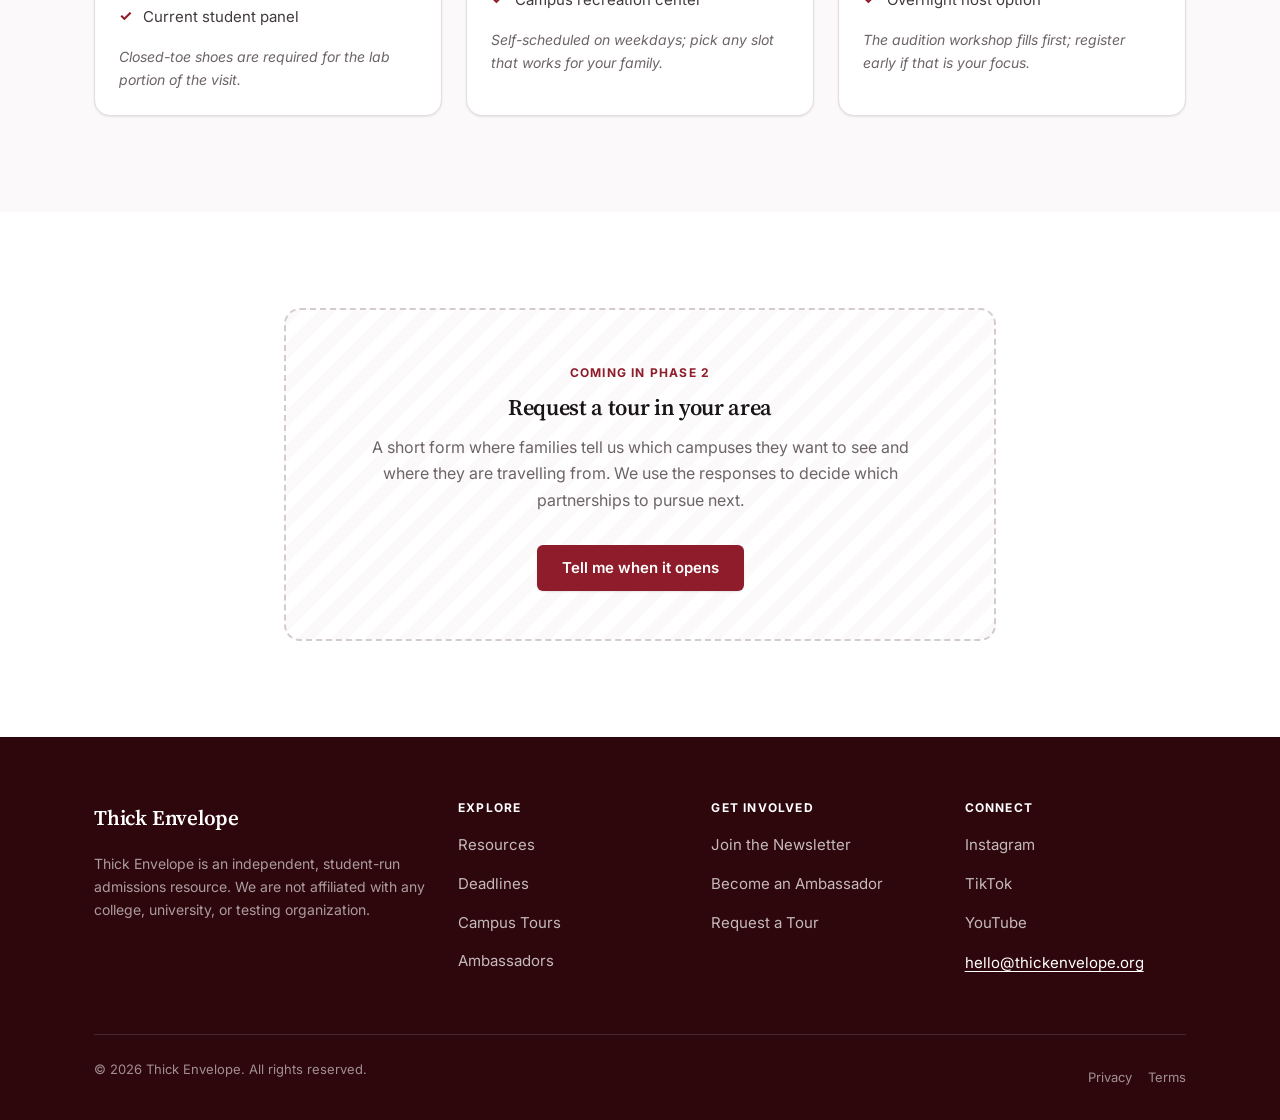
<file: tours.html>
<!DOCTYPE html>
<html lang="en">
<head>
  <meta charset="utf-8">
  <meta name="viewport" content="width=device-width, initial-scale=1">
  <title>Campus Tours — Thick Envelope</title>
  <meta name="description" content="How to get something useful out of a campus visit, plus local campus tours we help families coordinate.">
  <meta name="theme-color" content="#8E1C2A">

  <link rel="icon" href="data:image/svg+xml,<svg xmlns='http://www.w3.org/2000/svg' viewBox='0 0 32 32'><rect width='32' height='32' rx='6' fill='%238E1C2A'/><text x='16' y='22' font-family='Georgia,serif' font-size='15' font-weight='700' fill='white' text-anchor='middle'>TE</text></svg>">

  <link rel="preconnect" href="https://fonts.googleapis.com">
  <link rel="preconnect" href="https://fonts.gstatic.com" crossorigin>
  <link rel="stylesheet" href="https://fonts.googleapis.com/css2?family=Inter:wght@400;500;600;700&family=Source+Serif+4:opsz,wght@8..60,400;8..60,600;8..60,700&display=swap">

  <link rel="stylesheet" href="assets/css/styles.css">
</head>

<body data-page="tours">

  <a class="skip-link" href="#main">Skip to main content</a>

  <header class="site-header" id="site-header"></header>

  <main id="main">

    <section class="page-header">
      <div class="container">
        <span class="eyebrow eyebrow--light">Visit With Purpose</span>
        <h1>Campus Tours</h1>
        <p>
          A campus visit is the single most useful thing you can do, and the easiest to waste.
          Here is how to make the trip count — and the local tours we help coordinate.
        </p>
      </div>
    </section>

    <!-- ================= TOUR TIPS ================= -->
    <section class="section">
      <div class="container">
        <div id="tour-tips"></div>
      </div>
    </section>

    <!-- ================= LOCAL TOUR STOPS ================= -->
    <section class="section section--cream">
      <div class="container">

        <div class="section-head">
          <span class="eyebrow">Local Visits</span>
          <h2>Tours we help coordinate</h2>
          <p>
            Group visits organized with partner campuses, built around the questions families
            actually have rather than the admissions pitch.
          </p>
        </div>

        <div class="callout" style="margin-bottom: 2.5rem;">
          <h3>Sample schedule</h3>
          <p>
            The tours below use placeholder colleges and dates while we finalize campus
            partnerships. Real listings and a booking form arrive in Phase 2.
          </p>
        </div>

        <div class="grid grid--3" id="tour-stops"></div>

      </div>
    </section>

    <!-- ================= REQUEST A TOUR ================= -->
    <section class="section">
      <div class="container container--narrow">
        <div class="placeholder-block">
          <span class="eyebrow">Coming In Phase 2</span>
          <h3>Request a tour in your area</h3>
          <p>
            A short form where families tell us which campuses they want to see and where they are
            travelling from. We use the responses to decide which partnerships to pursue next.
          </p>
          <div class="btn-row mt-6" style="justify-content: center;">
            <a class="btn btn--primary" href="newsletter.html">Tell me when it opens</a>
          </div>
        </div>
      </div>
    </section>

  </main>

  <footer class="site-footer" id="site-footer"></footer>

  <script src="assets/js/config.js"></script>
  <script src="assets/js/data/tours.js"></script>
  <script src="assets/js/site.js"></script>
  <script src="assets/js/pages/tours-page.js"></script>
</body>
</html>
</file>
<file: assets/css/styles.css>
/* ==========================================================================
   THICK ENVELOPE — GLOBAL STYLESHEET
   --------------------------------------------------------------------------
   Table of contents
     01. Design tokens (colours, type, spacing)
     02. Reset & base elements
     03. Layout helpers
     04. Buttons & badges
     05. Site header / navigation
     06. Hero & stats strip
     07. Cards
     08. Newsletter box
     09. Interior page headers
     10. Content blocks, tables & placeholders
     11. Filters & toolbars
     12. Ambassador & tour components
     13. Site footer
     14. Accessibility & motion
     15. Responsive breakpoints
   ========================================================================== */


/* ==========================================================================
   01. DESIGN TOKENS
   ========================================================================== */

:root {
  /* Brand — collegiate dark red */
  --brand-950: #2E070D;
  --brand-900: #440C14;
  --brand-800: #5E111C;
  --brand-700: #771724;
  --brand-600: #8E1C2A;  /* primary brand colour */
  --brand-500: #A62836;
  --brand-300: #D98A94;
  --brand-100: #F6E6E8;
  --brand-050: #FDF7F8;

  /* Neutrals */
  --white:  #FFFFFF;
  --cream:  #FBF9F9;
  --paper:  #F4F1F1;
  --line:   #E5DEDF;
  --line-2: #D4CBCC;
  --ink:    #1A1618;
  --ink-2:  #413A3C;
  --muted:  #6D6467;

  /* Accent — used sparingly for emphasis */
  --gold:   #B08A2E;

  /* Status colours */
  --ok-bg:   #E7F2EA;  --ok-fg:   #1F6137;
  --warn-bg: #FBF0DC;  --warn-fg: #8A5A10;
  --off-bg:  #EFEBEC;  --off-fg:  #6D6467;

  /* Typography */
  --font-display: "Source Serif 4", "Iowan Old Style", Georgia, "Times New Roman", serif;
  --font-body: "Inter", -apple-system, BlinkMacSystemFont, "Segoe UI", Roboto, Helvetica, Arial, sans-serif;

  /* Spacing scale */
  --sp-1: 0.25rem;
  --sp-2: 0.5rem;
  --sp-3: 0.75rem;
  --sp-4: 1rem;
  --sp-5: 1.5rem;
  --sp-6: 2rem;
  --sp-7: 3rem;
  --sp-8: 4rem;
  --sp-9: 6rem;

  /* Shape & depth */
  --radius-sm: 6px;
  --radius:    10px;
  --radius-lg: 16px;
  --shadow-sm: 0 1px 2px rgba(26, 22, 24, 0.06),
               0 1px 3px rgba(26, 22, 24, 0.04);
  --shadow:    0 2px 4px rgba(26, 22, 24, 0.05),
               0 8px 24px rgba(26, 22, 24, 0.07);
  --shadow-lg: 0 4px 8px rgba(26, 22, 24, 0.06),
               0 18px 48px rgba(26, 22, 24, 0.12);

  /* Layout */
  --container: 1140px;
  --container-narrow: 760px;
  --header-h: 72px;

  --ease: cubic-bezier(0.4, 0, 0.2, 1);
}


/* ==========================================================================
   02. RESET & BASE ELEMENTS
   ========================================================================== */

*, *::before, *::after { box-sizing: border-box; }

html {
  -webkit-text-size-adjust: 100%;
  scroll-behavior: smooth;
  scroll-padding-top: calc(var(--header-h) + 1rem);
}

body {
  margin: 0;
  font-family: var(--font-body);
  font-size: 1rem;
  line-height: 1.65;
  color: var(--ink-2);
  background: var(--white);
  -webkit-font-smoothing: antialiased;
  -moz-osx-font-smoothing: grayscale;
}

/* Stops the mobile menu from scrolling the page behind it */
body.nav-open { overflow: hidden; }

h1, h2, h3, h4 {
  font-family: var(--font-display);
  color: var(--ink);
  line-height: 1.18;
  letter-spacing: -0.015em;
  margin: 0 0 var(--sp-4);
  font-weight: 600;
}

h1 { font-size: clamp(2.25rem, 5.5vw, 3.75rem); }
h2 { font-size: clamp(1.75rem, 3.4vw, 2.5rem); }
h3 { font-size: clamp(1.2rem, 2vw, 1.4rem); }
h4 { font-size: 1.0625rem; }

p { margin: 0 0 var(--sp-4); }
p:last-child { margin-bottom: 0; }

a {
  color: var(--brand-600);
  text-decoration: none;
  transition: color 0.18s var(--ease);
}
a:hover { color: var(--brand-800); }

img, svg { max-width: 100%; height: auto; display: block; }

ul, ol { margin: 0 0 var(--sp-4); padding-left: 1.25rem; }
li { margin-bottom: var(--sp-2); }
li:last-child { margin-bottom: 0; }

hr {
  border: 0;
  border-top: 1px solid var(--line);
  margin: var(--sp-7) 0;
}

strong { color: var(--ink); font-weight: 600; }

small { font-size: 0.875rem; }

button { font-family: inherit; font-size: inherit; cursor: pointer; }

input, textarea, select {
  font-family: inherit;
  font-size: 1rem;
  color: var(--ink);
}

::selection { background: var(--brand-100); color: var(--brand-900); }


/* ==========================================================================
   03. LAYOUT HELPERS
   ========================================================================== */

.container {
  width: 100%;
  max-width: var(--container);
  margin-inline: auto;
  padding-inline: var(--sp-5);
}

.container--narrow { max-width: var(--container-narrow); }

.section { padding-block: var(--sp-9); }
.section--tight { padding-block: var(--sp-8); }
.section--cream { background: var(--cream); }
.section--paper { background: var(--paper); }

.section-head {
  max-width: 640px;
  margin-bottom: var(--sp-7);
}
.section-head--center {
  margin-inline: auto;
  text-align: center;
}
.section-head p {
  font-size: 1.0625rem;
  color: var(--muted);
  margin-bottom: 0;
}

/* Small uppercase label used above headings */
.eyebrow {
  display: inline-block;
  font-size: 0.75rem;
  font-weight: 700;
  letter-spacing: 0.1em;
  text-transform: uppercase;
  color: var(--brand-600);
  margin-bottom: var(--sp-3);
}
.eyebrow--light { color: var(--brand-300); }

.lead {
  font-size: 1.1875rem;
  line-height: 1.6;
  color: var(--ink-2);
}

/* Responsive auto-fitting grid */
.grid {
  display: grid;
  gap: var(--sp-5);
}
.grid--3 { grid-template-columns: repeat(auto-fit, minmax(290px, 1fr)); }
.grid--2 { grid-template-columns: repeat(auto-fit, minmax(340px, 1fr)); }

.text-center { text-align: center; }
.mt-6 { margin-top: var(--sp-6); }
.mb-0 { margin-bottom: 0; }


/* ==========================================================================
   04. BUTTONS & BADGES
   ========================================================================== */

.btn {
  display: inline-flex;
  align-items: center;
  justify-content: center;
  gap: var(--sp-2);
  padding: 0.8125rem 1.5rem;
  border: 1px solid transparent;
  border-radius: var(--radius-sm);
  font-size: 0.9375rem;
  font-weight: 600;
  line-height: 1.2;
  text-align: center;
  cursor: pointer;
  transition: background-color 0.18s var(--ease),
              border-color 0.18s var(--ease),
              color 0.18s var(--ease),
              transform 0.18s var(--ease),
              box-shadow 0.18s var(--ease);
}
.btn:active { transform: translateY(1px); }

.btn--primary {
  background: var(--brand-600);
  color: var(--white);
  box-shadow: var(--shadow-sm);
}
.btn--primary:hover {
  background: var(--brand-700);
  color: var(--white);
  box-shadow: var(--shadow);
}

.btn--outline {
  background: transparent;
  border-color: var(--line-2);
  color: var(--ink);
}
.btn--outline:hover {
  border-color: var(--brand-600);
  color: var(--brand-700);
  background: var(--brand-050);
}

/* For use on dark red backgrounds */
.btn--ghost-light {
  background: transparent;
  border-color: rgba(255, 255, 255, 0.45);
  color: var(--white);
}
.btn--ghost-light:hover {
  background: rgba(255, 255, 255, 0.12);
  border-color: var(--white);
  color: var(--white);
}

.btn--light {
  background: var(--white);
  color: var(--brand-800);
}
.btn--light:hover { background: var(--brand-050); color: var(--brand-900); }

.btn--sm { padding: 0.5rem 0.9375rem; font-size: 0.875rem; }
.btn--block { width: 100%; }

.btn-row {
  display: flex;
  flex-wrap: wrap;
  gap: var(--sp-3);
}

/* Text link with a trailing arrow */
.arrow-link {
  display: inline-flex;
  align-items: center;
  gap: 0.4rem;
  font-weight: 600;
  font-size: 0.9375rem;
  color: var(--brand-600);
}
.arrow-link::after {
  content: "\2192";
  transition: transform 0.18s var(--ease);
}
.arrow-link:hover::after { transform: translateX(4px); }

.badge {
  display: inline-block;
  padding: 0.25rem 0.625rem;
  border-radius: 999px;
  font-size: 0.75rem;
  font-weight: 600;
  letter-spacing: 0.02em;
  background: var(--brand-100);
  color: var(--brand-800);
  white-space: nowrap;
}
.badge--neutral { background: var(--paper); color: var(--ink-2); }
.badge--ok   { background: var(--ok-bg);   color: var(--ok-fg); }
.badge--warn { background: var(--warn-bg); color: var(--warn-fg); }
.badge--off  { background: var(--off-bg);  color: var(--off-fg); }

.tag-list {
  display: flex;
  flex-wrap: wrap;
  gap: var(--sp-2);
  list-style: none;
  padding: 0;
  margin: 0;
}
.tag-list li { margin: 0; }


/* ==========================================================================
   05. SITE HEADER / NAVIGATION
   ========================================================================== */

.site-header {
  position: sticky;
  top: 0;
  z-index: 100;
  background: var(--white);
  border-bottom: 1px solid var(--line);
}
.site-header.is-scrolled { box-shadow: var(--shadow-sm); }

/* Thin brand accent bar along the very top */
.site-header::before {
  content: "";
  display: block;
  height: 4px;
  background: linear-gradient(90deg, var(--brand-800), var(--brand-600) 55%, var(--brand-500));
}

.header-inner {
  display: flex;
  align-items: center;
  justify-content: space-between;
  gap: var(--sp-5);
  min-height: var(--header-h);
}

/* --- Brand lockup --- */
.brand {
  display: inline-flex;
  align-items: center;
  gap: var(--sp-3);
  flex-shrink: 0;
  color: var(--ink);
}
.brand:hover { color: var(--ink); }

.brand-mark {
  display: grid;
  place-items: center;
  width: 38px;
  height: 38px;
  flex-shrink: 0;
  border-radius: var(--radius-sm);
  background: var(--brand-600);
  color: var(--white);
  font-family: var(--font-display);
  font-size: 1.0625rem;
  font-weight: 700;
  letter-spacing: -0.02em;
  box-shadow: inset 0 -2px 0 rgba(0, 0, 0, 0.16);
}

.brand-text {
  display: flex;
  flex-direction: column;
  line-height: 1.1;
}
.brand-name {
  font-family: var(--font-display);
  font-size: 1.1875rem;
  font-weight: 600;
  letter-spacing: -0.01em;
  color: var(--ink);
}
.brand-sub {
  font-size: 0.6875rem;
  font-weight: 600;
  letter-spacing: 0.08em;
  text-transform: uppercase;
  color: var(--muted);
}

/* --- Desktop navigation --- */
.site-nav { margin-left: auto; }

.nav-list {
  display: flex;
  align-items: center;
  gap: var(--sp-1);
  list-style: none;
  margin: 0;
  padding: 0;
}
.nav-list li { margin: 0; }

.nav-link {
  display: block;
  padding: 0.5rem 0.75rem;
  border-radius: var(--radius-sm);
  font-size: 0.9375rem;
  font-weight: 500;
  color: var(--ink-2);
  white-space: nowrap;
}
.nav-link:hover {
  color: var(--brand-700);
  background: var(--brand-050);
}
.nav-link.is-active {
  color: var(--brand-700);
  font-weight: 600;
  background: var(--brand-050);
}

.header-actions {
  display: flex;
  align-items: center;
  gap: var(--sp-3);
  flex-shrink: 0;
}

/* --- Mobile menu toggle --- */
.nav-toggle {
  display: none;
  align-items: center;
  justify-content: center;
  width: 42px;
  height: 42px;
  padding: 0;
  background: transparent;
  border: 1px solid var(--line-2);
  border-radius: var(--radius-sm);
  color: var(--ink);
}
.nav-toggle:hover { border-color: var(--brand-600); color: var(--brand-700); }

.nav-toggle-bars {
  position: relative;
  display: block;
  width: 18px;
  height: 2px;
  background: currentColor;
  border-radius: 2px;
  transition: background-color 0.2s var(--ease);
}
.nav-toggle-bars::before,
.nav-toggle-bars::after {
  content: "";
  position: absolute;
  left: 0;
  width: 18px;
  height: 2px;
  background: currentColor;
  border-radius: 2px;
  transition: transform 0.22s var(--ease), top 0.22s var(--ease);
}
.nav-toggle-bars::before { top: -6px; }
.nav-toggle-bars::after  { top: 6px; }

.nav-toggle[aria-expanded="true"] .nav-toggle-bars { background: transparent; }
.nav-toggle[aria-expanded="true"] .nav-toggle-bars::before { top: 0; transform: rotate(45deg); }
.nav-toggle[aria-expanded="true"] .nav-toggle-bars::after  { top: 0; transform: rotate(-45deg); }


/* ==========================================================================
   06. HERO & STATS STRIP
   ========================================================================== */

.hero {
  position: relative;
  overflow: hidden;
  background:
    radial-gradient(circle at 15% 15%, rgba(255, 255, 255, 0.10), transparent 45%),
    linear-gradient(160deg, var(--brand-800) 0%, var(--brand-900) 55%, var(--brand-950) 100%);
  color: var(--white);
  padding-block: clamp(var(--sp-8), 10vw, 7.5rem);
}

/* Subtle diagonal texture */
.hero::after {
  content: "";
  position: absolute;
  inset: 0;
  pointer-events: none;
  background-image: repeating-linear-gradient(
    135deg,
    rgba(255, 255, 255, 0.035) 0px,
    rgba(255, 255, 255, 0.035) 1px,
    transparent 1px,
    transparent 11px
  );
}

.hero-inner {
  position: relative;
  z-index: 1;
  max-width: 760px;
}

.hero h1 {
  color: var(--white);
  margin-bottom: var(--sp-5);
  text-wrap: balance;
}

.hero-subtitle {
  font-size: clamp(1.0625rem, 1.9vw, 1.3125rem);
  line-height: 1.6;
  color: rgba(255, 255, 255, 0.86);
  max-width: 62ch;
  margin-bottom: var(--sp-6);
}

/* --- Stats strip --- */
.stats-strip {
  background: var(--brand-950);
  border-top: 1px solid rgba(255, 255, 255, 0.10);
  color: var(--white);
  padding-block: var(--sp-5);
}
.stats-list {
  display: grid;
  grid-template-columns: repeat(auto-fit, minmax(150px, 1fr));
  gap: var(--sp-4) var(--sp-5);
  list-style: none;
  margin: 0;
  padding: 0;
  text-align: center;
}
.stats-list li { margin: 0; }
.stat-value {
  display: block;
  font-family: var(--font-display);
  font-size: 1.75rem;
  font-weight: 600;
  line-height: 1.1;
  color: var(--white);
}
.stat-label {
  display: block;
  margin-top: 0.125rem;
  font-size: 0.8125rem;
  letter-spacing: 0.03em;
  color: rgba(255, 255, 255, 0.68);
}


/* ==========================================================================
   07. CARDS
   ========================================================================== */

.card {
  display: flex;
  flex-direction: column;
  padding: var(--sp-6);
  background: var(--white);
  border: 1px solid var(--line);
  border-radius: var(--radius-lg);
  box-shadow: var(--shadow-sm);
  transition: transform 0.22s var(--ease),
              box-shadow 0.22s var(--ease),
              border-color 0.22s var(--ease);
}
.card h3 { margin-bottom: var(--sp-3); }
.card p { color: var(--muted); }

/* Red rule that grows on hover */
.card--feature { position: relative; overflow: hidden; }
.card--feature::before {
  content: "";
  position: absolute;
  top: 0;
  left: 0;
  width: 56px;
  height: 3px;
  background: var(--brand-600);
  transition: width 0.3s var(--ease);
}
.card--feature:hover::before { width: 100%; }

.card--link:hover {
  transform: translateY(-3px);
  box-shadow: var(--shadow);
  border-color: var(--line-2);
}

.card-body { flex: 1 1 auto; }

.card-footer {
  margin-top: var(--sp-5);
  padding-top: var(--sp-4);
  border-top: 1px solid var(--line);
}
.card-footer--plain { border-top: 0; padding-top: 0; }


/* ==========================================================================
   08. NEWSLETTER BOX
   ========================================================================== */

.newsletter {
  position: relative;
  overflow: hidden;
  padding: clamp(var(--sp-6), 5vw, var(--sp-8));
  border-radius: var(--radius-lg);
  background:
    radial-gradient(circle at 88% 12%, rgba(255, 255, 255, 0.09), transparent 42%),
    linear-gradient(145deg, var(--brand-700), var(--brand-900));
  color: var(--white);
  box-shadow: var(--shadow-lg);
}
.newsletter::after {
  content: "";
  position: absolute;
  right: -70px;
  bottom: -90px;
  width: 260px;
  height: 260px;
  border: 1px solid rgba(255, 255, 255, 0.12);
  border-radius: 50%;
  pointer-events: none;
}

.newsletter-inner {
  position: relative;
  z-index: 1;
  max-width: 620px;
}
.newsletter h2 { color: var(--white); margin-bottom: var(--sp-3); }
.newsletter p {
  color: rgba(255, 255, 255, 0.85);
  margin-bottom: var(--sp-5);
}

.newsletter-form {
  display: flex;
  flex-wrap: wrap;
  gap: var(--sp-3);
}
.newsletter-form .field {
  flex: 1 1 260px;
  min-width: 0;
}
.newsletter-form input[type="email"] {
  width: 100%;
  padding: 0.8125rem 1rem;
  background: var(--white);
  border: 1px solid transparent;
  border-radius: var(--radius-sm);
  line-height: 1.2;
}
.newsletter-form input[type="email"]::placeholder { color: #9A9294; }
.newsletter-form input[type="email"]:focus {
  outline: none;
  border-color: var(--white);
  box-shadow: 0 0 0 3px rgba(255, 255, 255, 0.35);
}

.newsletter-note {
  margin-top: var(--sp-4);
  margin-bottom: 0;
  font-size: 0.8125rem;
  color: rgba(255, 255, 255, 0.68);
}

/* Inline success / error message */
.form-message {
  margin-top: var(--sp-4);
  margin-bottom: 0;
  padding: 0.75rem 1rem;
  border-radius: var(--radius-sm);
  font-size: 0.9375rem;
  background: rgba(255, 255, 255, 0.14);
  border: 1px solid rgba(255, 255, 255, 0.28);
  color: var(--white);
}
.form-message[hidden] { display: none; }

/* Light variant for use on white backgrounds */
.newsletter--light {
  background: var(--brand-050);
  border: 1px solid var(--brand-100);
  color: var(--ink-2);
  box-shadow: none;
}
.newsletter--light::after { border-color: var(--brand-100); }
.newsletter--light h2 { color: var(--ink); }
.newsletter--light p { color: var(--muted); }
.newsletter--light input[type="email"] { border-color: var(--line-2); }
.newsletter--light input[type="email"]:focus {
  border-color: var(--brand-600);
  box-shadow: 0 0 0 3px var(--brand-100);
}
.newsletter--light .newsletter-note { color: var(--muted); }
.newsletter--light .form-message {
  background: var(--white);
  border-color: var(--brand-100);
  color: var(--brand-800);
}


/* ==========================================================================
   09. INTERIOR PAGE HEADERS
   ========================================================================== */

.page-header {
  padding-block: var(--sp-8);
  background: linear-gradient(170deg, var(--brand-800), var(--brand-900));
  color: var(--white);
}
.page-header h1 {
  color: var(--white);
  font-size: clamp(2rem, 4.5vw, 3rem);
  margin-bottom: var(--sp-4);
}
.page-header p {
  max-width: 62ch;
  margin-bottom: 0;
  font-size: 1.0625rem;
  color: rgba(255, 255, 255, 0.84);
}


/* ==========================================================================
   10. CONTENT BLOCKS, TABLES & PLACEHOLDERS
   ========================================================================== */

.panel {
  padding: var(--sp-6);
  background: var(--white);
  border: 1px solid var(--line);
  border-radius: var(--radius-lg);
  box-shadow: var(--shadow-sm);
}
.panel--flat { box-shadow: none; }

/* Left-bordered callout */
.callout {
  padding: var(--sp-5);
  background: var(--brand-050);
  border: 1px solid var(--brand-100);
  border-left: 4px solid var(--brand-600);
  border-radius: var(--radius);
}
.callout h3 { font-size: 1.125rem; margin-bottom: var(--sp-2); }
.callout p { margin-bottom: 0; color: var(--ink-2); }

/* "Coming in Phase 2" placeholder */
.placeholder-block {
  padding: var(--sp-7) var(--sp-6);
  text-align: center;
  background:
    repeating-linear-gradient(
      135deg,
      var(--cream) 0px,
      var(--cream) 12px,
      var(--white) 12px,
      var(--white) 24px
    );
  border: 2px dashed var(--line-2);
  border-radius: var(--radius-lg);
}
.placeholder-block h3 { margin-bottom: var(--sp-3); }
.placeholder-block p {
  max-width: 54ch;
  margin-inline: auto;
  color: var(--muted);
  margin-bottom: 0;
}

/* Numbered step list */
.steps {
  list-style: none;
  counter-reset: step;
  padding: 0;
  margin: 0;
  display: grid;
  gap: var(--sp-5);
}
.steps > li {
  counter-increment: step;
  position: relative;
  padding-left: 3.25rem;
  margin: 0;
}
.steps > li::before {
  content: counter(step);
  position: absolute;
  left: 0;
  top: 0;
  display: grid;
  place-items: center;
  width: 2.25rem;
  height: 2.25rem;
  border-radius: 50%;
  background: var(--brand-600);
  color: var(--white);
  font-family: var(--font-display);
  font-size: 1rem;
  font-weight: 600;
}
.steps h3 { font-size: 1.125rem; margin-bottom: var(--sp-2); }
.steps p { color: var(--muted); margin-bottom: 0; }

/* Data table */
.table-wrap {
  overflow-x: auto;
  border: 1px solid var(--line);
  border-radius: var(--radius-lg);
  background: var(--white);
  -webkit-overflow-scrolling: touch;
}
table.data {
  width: 100%;
  border-collapse: collapse;
  font-size: 0.9375rem;
  min-width: 620px;
}
table.data th,
table.data td {
  padding: 0.875rem 1.125rem;
  text-align: left;
  border-bottom: 1px solid var(--line);
  vertical-align: top;
}
table.data thead th {
  background: var(--cream);
  font-size: 0.75rem;
  font-weight: 700;
  letter-spacing: 0.07em;
  text-transform: uppercase;
  color: var(--brand-800);
  white-space: nowrap;
}
table.data tbody tr:last-child td { border-bottom: 0; }
table.data tbody tr:hover { background: var(--brand-050); }
table.data td strong { color: var(--ink); }


/* ==========================================================================
   11. FILTERS & TOOLBARS
   ========================================================================== */

.toolbar {
  display: flex;
  flex-wrap: wrap;
  align-items: center;
  gap: var(--sp-3);
  margin-bottom: var(--sp-6);
}
.toolbar-label {
  font-size: 0.8125rem;
  font-weight: 700;
  letter-spacing: 0.07em;
  text-transform: uppercase;
  color: var(--muted);
  margin-right: var(--sp-1);
}

.chip-row {
  display: flex;
  flex-wrap: wrap;
  gap: var(--sp-2);
}

.chip {
  padding: 0.4375rem 0.875rem;
  background: var(--white);
  border: 1px solid var(--line-2);
  border-radius: 999px;
  font-size: 0.875rem;
  font-weight: 500;
  color: var(--ink-2);
  transition: all 0.18s var(--ease);
}
.chip:hover { border-color: var(--brand-600); color: var(--brand-700); }
.chip.is-active {
  background: var(--brand-600);
  border-color: var(--brand-600);
  color: var(--white);
}

.result-count {
  font-size: 0.9375rem;
  color: var(--muted);
  margin-bottom: var(--sp-5);
}

.empty-state {
  padding: var(--sp-7) var(--sp-5);
  text-align: center;
  color: var(--muted);
  background: var(--cream);
  border: 1px solid var(--line);
  border-radius: var(--radius-lg);
}
.empty-state[hidden] { display: none; }


/* ==========================================================================
   12. AMBASSADOR & TOUR COMPONENTS
   ========================================================================== */

/* --- Ambassador card --- */
.amb-card { padding: var(--sp-5); }

.amb-head {
  display: flex;
  align-items: center;
  gap: var(--sp-4);
  margin-bottom: var(--sp-4);
}
.amb-avatar {
  display: grid;
  place-items: center;
  width: 52px;
  height: 52px;
  flex-shrink: 0;
  border-radius: 50%;
  background: var(--brand-100);
  color: var(--brand-800);
  font-family: var(--font-display);
  font-size: 1.125rem;
  font-weight: 600;
  letter-spacing: 0.01em;
}
.amb-name {
  font-family: var(--font-display);
  font-size: 1.125rem;
  font-weight: 600;
  color: var(--ink);
  line-height: 1.25;
}
.amb-college {
  font-size: 0.875rem;
  font-weight: 600;
  color: var(--brand-600);
}
.amb-meta {
  font-size: 0.8125rem;
  color: var(--muted);
}

.amb-bio {
  font-size: 0.9375rem;
  color: var(--ink-2);
  margin-bottom: var(--sp-4);
}

.amb-foot {
  display: flex;
  flex-wrap: wrap;
  align-items: center;
  justify-content: space-between;
  gap: var(--sp-3);
  margin-top: auto;
  padding-top: var(--sp-4);
  border-top: 1px solid var(--line);
}

/* --- Tour tip card --- */
.tip-card {
  padding: var(--sp-5);
  background: var(--white);
  border: 1px solid var(--line);
  border-left: 3px solid var(--brand-600);
  border-radius: var(--radius);
  box-shadow: var(--shadow-sm);
}
.tip-card h3 { font-size: 1.0625rem; margin-bottom: var(--sp-2); }
.tip-card p {
  font-size: 0.9375rem;
  color: var(--muted);
  margin-bottom: 0;
}

/* Spacing between the Before / During / After tip groups */
.tip-stage + .tip-stage { margin-top: var(--sp-8); }
.tip-stage .section-head { margin-bottom: var(--sp-5); }

/* --- Tour stop card --- */
.tour-card { padding: var(--sp-5); }
.tour-card-head {
  display: flex;
  align-items: flex-start;
  justify-content: space-between;
  gap: var(--sp-3);
  margin-bottom: var(--sp-2);
}
.tour-card-head h3 { margin-bottom: 0; font-size: 1.1875rem; }
.tour-location {
  font-size: 0.875rem;
  color: var(--muted);
  margin-bottom: var(--sp-4);
}

.detail-list {
  list-style: none;
  padding: 0;
  margin: 0 0 var(--sp-4);
  display: grid;
  gap: var(--sp-2);
  font-size: 0.875rem;
}
.detail-list li {
  display: flex;
  gap: var(--sp-3);
  margin: 0;
  padding-bottom: var(--sp-2);
  border-bottom: 1px dashed var(--line);
}
.detail-list li:last-child { border-bottom: 0; padding-bottom: 0; }
.detail-list dt,
.detail-list .dt {
  flex: 0 0 90px;
  font-weight: 600;
  color: var(--muted);
  font-size: 0.8125rem;
  letter-spacing: 0.02em;
  text-transform: uppercase;
}
.detail-list .dd { color: var(--ink-2); }

.check-list {
  list-style: none;
  padding: 0;
  margin: 0 0 var(--sp-4);
  font-size: 0.9375rem;
}
.check-list li {
  position: relative;
  padding-left: 1.5rem;
  margin-bottom: var(--sp-2);
  color: var(--ink-2);
}
.check-list li::before {
  content: "\2713";
  position: absolute;
  left: 0;
  top: -1px;
  color: var(--brand-600);
  font-weight: 700;
}

.tour-notes {
  font-size: 0.875rem;
  font-style: italic;
  color: var(--muted);
  margin-bottom: 0;
}


/* ==========================================================================
   13. SITE FOOTER
   ========================================================================== */

.site-footer {
  background: var(--brand-950);
  color: rgba(255, 255, 255, 0.72);
  padding-top: var(--sp-8);
  margin-top: auto;
}

.footer-top {
  display: grid;
  grid-template-columns: minmax(260px, 1.5fr) repeat(auto-fit, minmax(160px, 1fr));
  gap: var(--sp-7) var(--sp-6);
  padding-bottom: var(--sp-7);
}

.footer-brand .brand-name { color: var(--white); font-size: 1.3125rem; }
.footer-blurb {
  margin-top: var(--sp-4);
  margin-bottom: 0;
  font-size: 0.875rem;
  line-height: 1.65;
  max-width: 42ch;
  color: rgba(255, 255, 255, 0.60);
}

.footer-heading {
  font-family: var(--font-body);
  font-size: 0.75rem;
  font-weight: 700;
  letter-spacing: 0.1em;
  text-transform: uppercase;
  color: var(--white);
  margin-bottom: var(--sp-4);
}

.footer-links {
  list-style: none;
  padding: 0;
  margin: 0;
}
.footer-links li { margin-bottom: var(--sp-3); }
.footer-links a {
  font-size: 0.9375rem;
  color: rgba(255, 255, 255, 0.72);
}
.footer-links a:hover { color: var(--white); }

.footer-contact {
  font-size: 0.9375rem;
  margin-top: var(--sp-4);
}
.footer-contact a { color: var(--white); text-decoration: underline; text-underline-offset: 3px; }

.footer-bottom {
  display: flex;
  flex-wrap: wrap;
  align-items: center;
  justify-content: space-between;
  gap: var(--sp-3);
  padding-block: var(--sp-5);
  border-top: 1px solid rgba(255, 255, 255, 0.12);
  font-size: 0.8125rem;
  color: rgba(255, 255, 255, 0.55);
}
.footer-legal {
  display: flex;
  flex-wrap: wrap;
  gap: var(--sp-4);
  list-style: none;
  margin: 0;
  padding: 0;
}
.footer-legal li { margin: 0; }
.footer-legal a { color: rgba(255, 255, 255, 0.55); }
.footer-legal a:hover { color: var(--white); }

/* Keeps the footer pinned to the bottom on short pages */
body { display: flex; flex-direction: column; min-height: 100vh; }
main { flex: 1 0 auto; }


/* ==========================================================================
   14. ACCESSIBILITY & MOTION
   ========================================================================== */

.skip-link {
  position: absolute;
  top: -100px;
  left: var(--sp-4);
  z-index: 200;
  padding: 0.75rem 1.25rem;
  background: var(--brand-600);
  color: var(--white);
  font-weight: 600;
  border-radius: 0 0 var(--radius-sm) var(--radius-sm);
  transition: top 0.2s var(--ease);
}
.skip-link:focus { top: 0; color: var(--white); }

:focus-visible {
  outline: 3px solid var(--brand-500);
  outline-offset: 2px;
  border-radius: 2px;
}
.hero :focus-visible,
.newsletter :focus-visible,
.site-footer :focus-visible,
.page-header :focus-visible,
.stats-strip :focus-visible {
  outline-color: var(--white);
}

.visually-hidden {
  position: absolute !important;
  width: 1px; height: 1px;
  padding: 0; margin: -1px;
  overflow: hidden;
  clip: rect(0, 0, 0, 0);
  white-space: nowrap;
  border: 0;
}

@media (prefers-reduced-motion: reduce) {
  html { scroll-behavior: auto; }
  *, *::before, *::after {
    animation-duration: 0.01ms !important;
    animation-iteration-count: 1 !important;
    transition-duration: 0.01ms !important;
  }
}

@media print {
  .site-header, .site-footer, .newsletter, .toolbar { display: none !important; }
  body { color: #000; }
}


/* ==========================================================================
   15. RESPONSIVE BREAKPOINTS
   ========================================================================== */

/* --- Tablet & below: switch to the mobile drawer menu --- */
@media (max-width: 960px) {
  .nav-toggle { display: inline-flex; }

  .header-inner { min-height: 64px; }

  .site-nav {
    position: fixed;
    top: 0;
    right: 0;
    bottom: 0;
    z-index: 150;
    width: min(330px, 86vw);
    margin: 0;
    padding: var(--sp-6) var(--sp-5) var(--sp-7);
    background: var(--white);
    border-left: 1px solid var(--line);
    box-shadow: var(--shadow-lg);
    overflow-y: auto;
    transform: translateX(100%);
    transition: transform 0.28s var(--ease);
  }
  .site-nav.is-open { transform: translateX(0); }

  .nav-list {
    flex-direction: column;
    align-items: stretch;
    gap: var(--sp-1);
    margin-top: var(--sp-6);
  }
  .nav-link {
    padding: 0.8125rem var(--sp-4);
    font-size: 1.0625rem;
    border-radius: var(--radius-sm);
  }
  .nav-link.is-active {
    background: var(--brand-050);
    box-shadow: inset 3px 0 0 var(--brand-600);
  }

  /* Close button inside the drawer */
  .nav-close {
    position: absolute;
    top: var(--sp-4);
    right: var(--sp-4);
    display: grid;
    place-items: center;
    width: 38px;
    height: 38px;
    padding: 0;
    font-size: 1.375rem;
    line-height: 1;
    background: transparent;
    border: 1px solid var(--line-2);
    border-radius: var(--radius-sm);
    color: var(--ink-2);
  }
  .nav-close:hover { border-color: var(--brand-600); color: var(--brand-700); }

  .nav-cta-mobile {
    display: block;
    margin-top: var(--sp-5);
    padding-top: var(--sp-5);
    border-top: 1px solid var(--line);
  }

  /* Backdrop behind the drawer */
  .nav-backdrop {
    position: fixed;
    inset: 0;
    z-index: 140;
    background: rgba(26, 22, 24, 0.5);
    opacity: 0;
    visibility: hidden;
    transition: opacity 0.28s var(--ease), visibility 0.28s var(--ease);
  }
  .nav-backdrop.is-open { opacity: 1; visibility: visible; }

  /* The header CTA lives inside the drawer on mobile */
  .header-actions .btn { display: none; }

  .section { padding-block: var(--sp-8); }
}

/* On desktop, hide the mobile-only drawer furniture */
@media (min-width: 961px) {
  .nav-close,
  .nav-cta-mobile,
  .nav-backdrop { display: none; }
}

/* --- Small tablets / large phones --- */
@media (max-width: 720px) {
  :root { --sp-9: 4rem; --sp-8: 3rem; }

  .brand-sub { display: none; }

  .footer-top { grid-template-columns: 1fr; gap: var(--sp-6); }

  .newsletter-form .field { flex-basis: 100%; }
  .newsletter-form .btn { width: 100%; }

  .stats-list { grid-template-columns: repeat(2, 1fr); }

  .detail-list li { flex-direction: column; gap: var(--sp-1); }
  .detail-list .dt { flex-basis: auto; }
}

/* --- Phones --- */
@media (max-width: 480px) {
  .container { padding-inline: var(--sp-4); }

  .card, .panel, .amb-card, .tour-card { padding: var(--sp-5) var(--sp-4); }

  .btn { width: 100%; }
  .btn-row { flex-direction: column; }
  .btn--sm, .chip, .nav-toggle, .nav-close { width: auto; }
  .amb-foot .btn { width: auto; }

  .footer-bottom { flex-direction: column; align-items: flex-start; }
}
</file>
